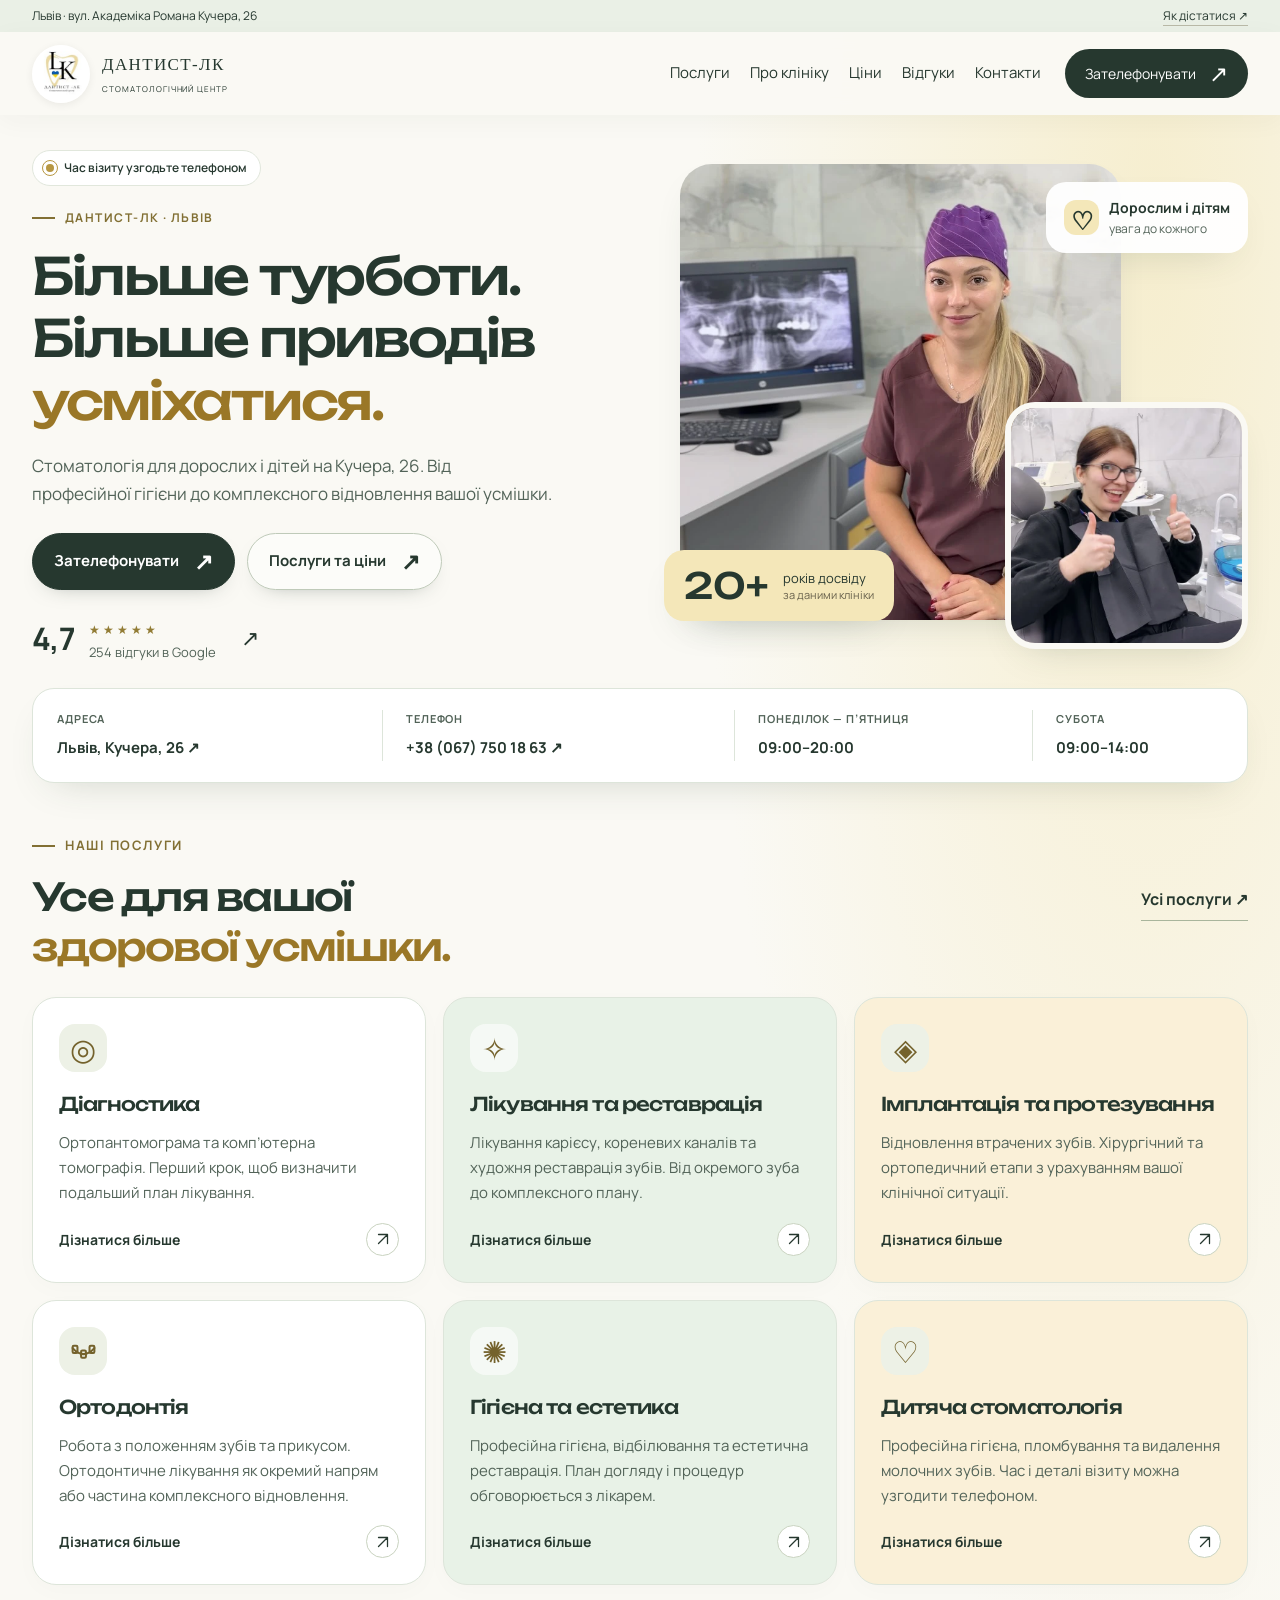
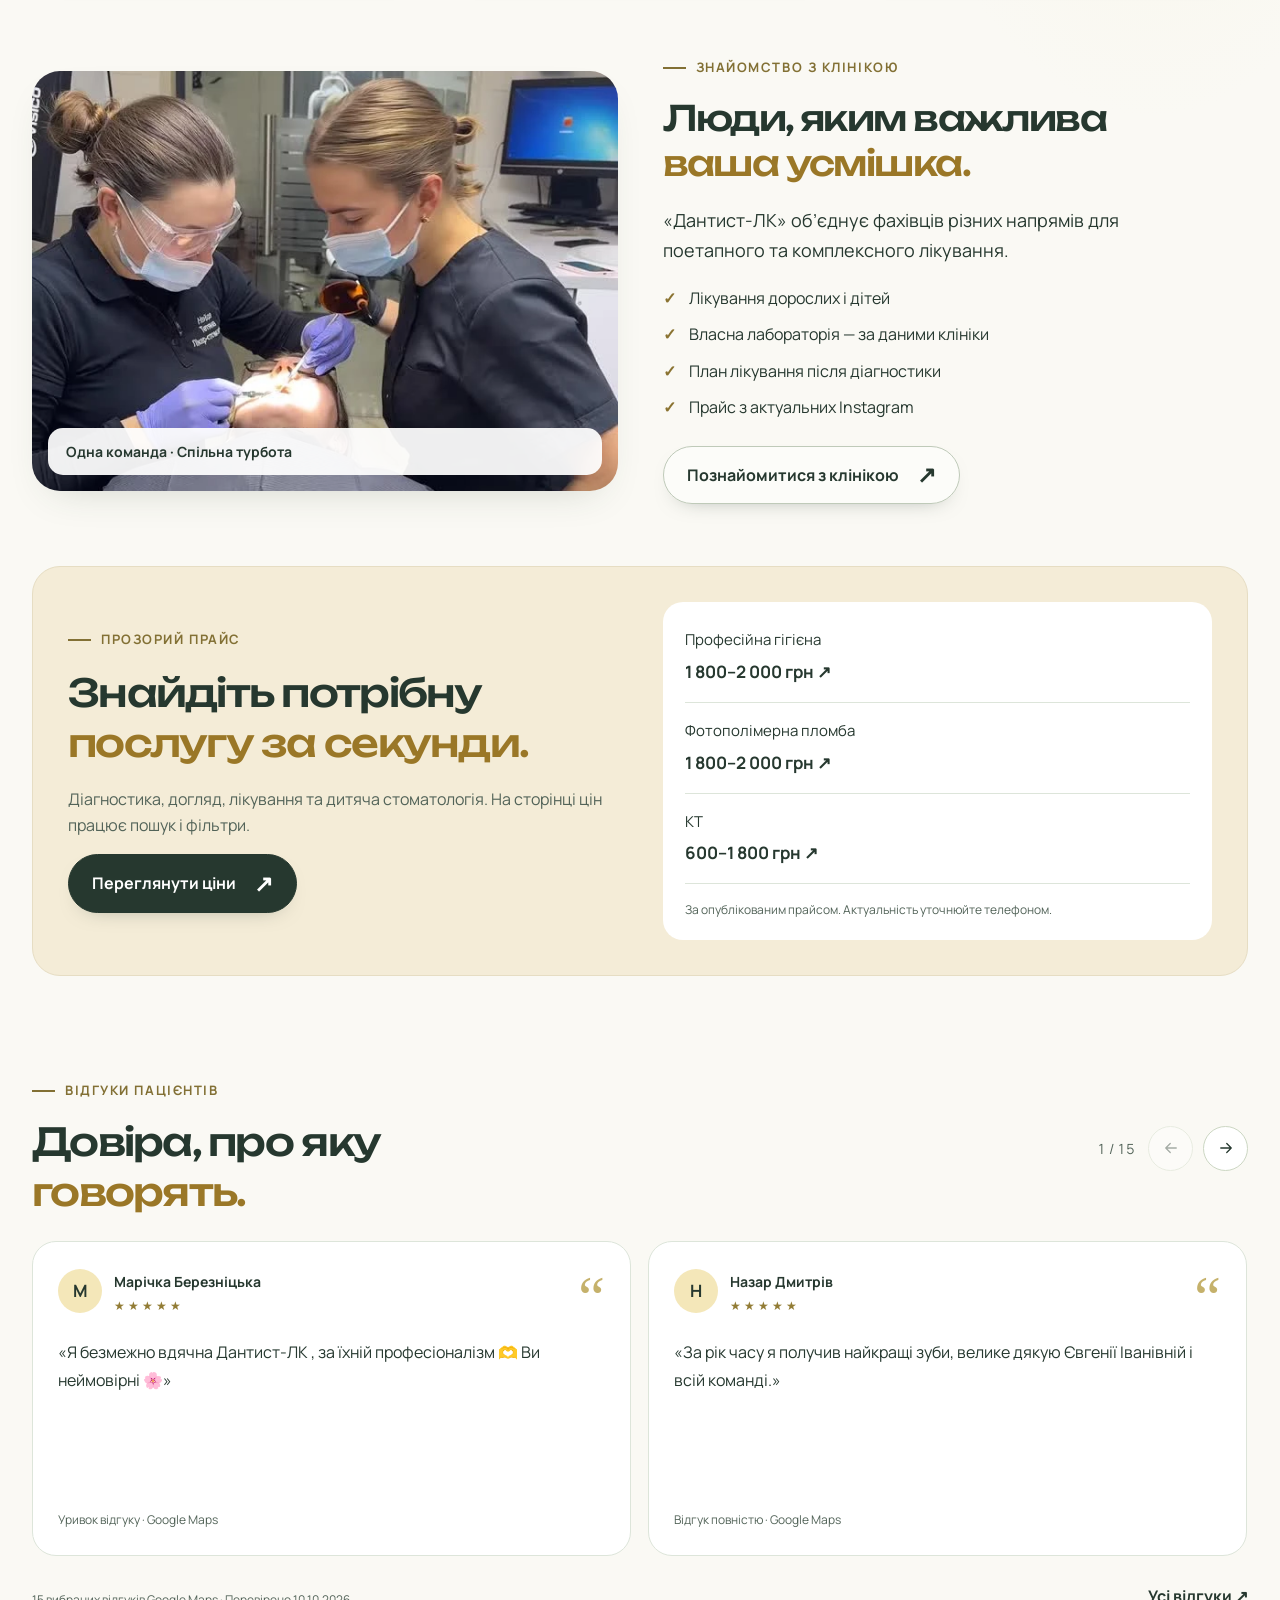
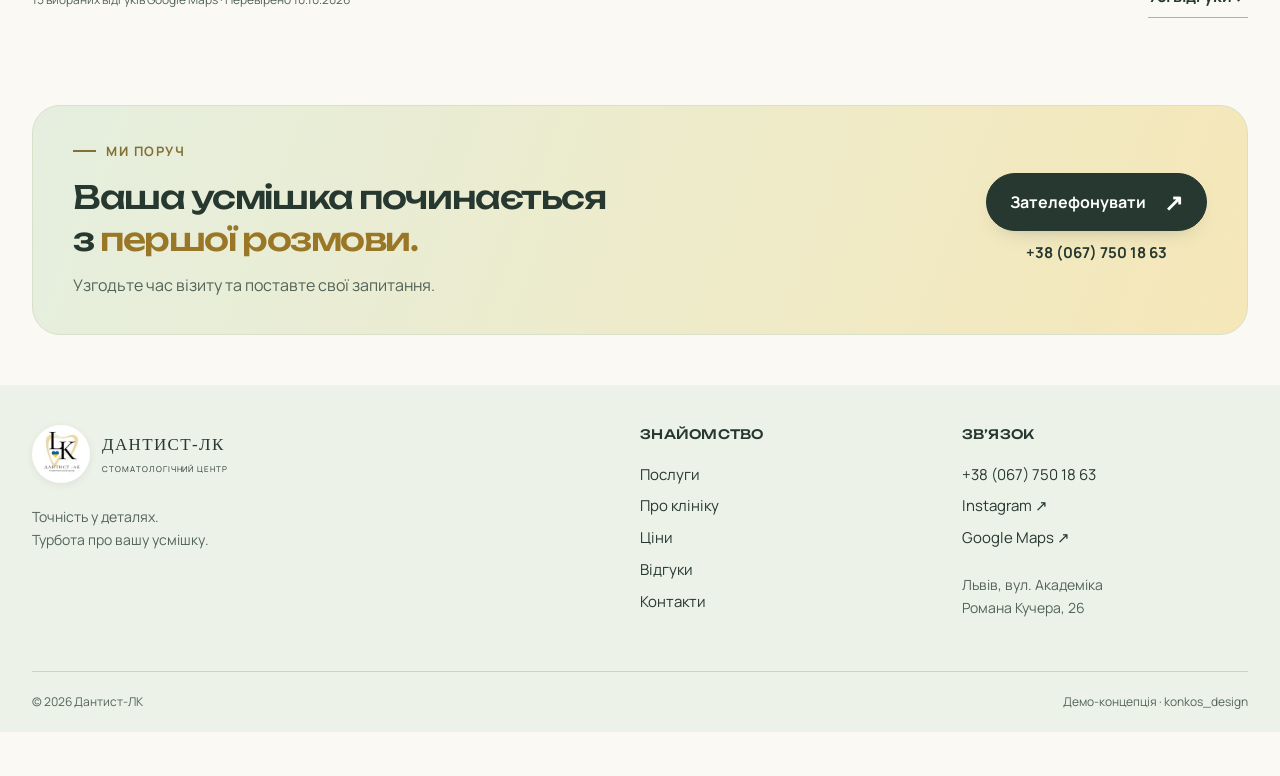
<file: index.html>
<!doctype html><html lang="uk"><head><meta charset="utf-8"><meta name="viewport" content="width=device-width,initial-scale=1"><meta name="robots" content="noindex, nofollow"><title>Головна | Дантист-ЛК · Львів</title><meta name="description" content="Стоматологічний центр Дантист-ЛК у Львові. Послуги, ціни, відгуки та контакти. Вул. Академіка Романа Кучера, 26."><meta property="og:title" content="Дантист-ЛК — стоматологія у Львові"><meta property="og:description" content="Турбота про усмішку починається з довіри. Познайомтеся з клінікою на Кучера, 26."><meta property="og:image" content="https://konkos-design.github.io/dantyst-lk/img/og-image.jpg"><meta property="og:image:width" content="1200"><meta property="og:image:height" content="630"><meta property="og:url" content="https://konkos-design.github.io/dantyst-lk/index.html"><meta property="og:type" content="website"><meta property="og:locale" content="uk_UA"><meta name="twitter:card" content="summary_large_image"><meta name="theme-color" content="#f8f7f2"><link rel="icon" href="img/logo.jpg"><link rel="stylesheet" href="css/style.css"><link rel="stylesheet" href="css/redesign.css"><script defer src="js/interactions.js"></script></head><body><div class="scroll-progress" aria-hidden="true"></div><a class="skip" href="#main">Перейти до вмісту</a><div class="topline"><div class="wrap"><span>Львів · вул. Академіка Романа Кучера, 26</span><a href="https://www.google.com/maps/place/?q=place_id:ChIJh5E14OPdOkcRaymkbIEBHJA" target="_blank" rel="noopener noreferrer">Як дістатися ↗</a></div></div><header class="header"><div class="wrap header-inner"><a class="brand" href="index.html" aria-label="Дантист-ЛК — головна"><img src="img/logo.jpg" width="64" height="64" alt="Логотип Дантист-ЛК"><span>ДАНТИСТ-ЛК<small>СТОМАТОЛОГІЧНИЙ ЦЕНТР</small></span></a><button class="menu-toggle" aria-controls="navigation" aria-expanded="false" aria-label="Відкрити меню"><span></span><span></span></button><nav id="navigation" aria-label="Головна навігація"><a href="poslugy.html">Послуги</a><a href="pro-kliniku.html">Про клініку</a><a href="tsiny.html">Ціни</a><a href="vidguky.html">Відгуки</a><a href="kontakty.html">Контакти</a></nav><a class="header-call" href="tel:+380677501863">Зателефонувати <span aria-hidden="true">↗</span></a></div></header><main id="main"><section class="hero wrap"><div class="hero-copy"><div class="status"><span class="status-dot"></span><span data-status>Пн–Пт 09:00–20:00 · Сб 09:00–14:00</span></div><div class="eyebrow">ДАНТИСТ-ЛК · ЛЬВІВ</div><h1>Більше турботи.<br>Більше приводів<br><em>усміхатися.</em></h1><p class="lead">Стоматологія для дорослих і дітей на Кучера, 26. Від професійної гігієни до комплексного відновлення вашої усмішки.</p><div class="hero-actions"><a class="button " href="tel:+380677501863">Зателефонувати<span aria-hidden="true">↗</span></a><a class="button outline" href="tsiny.html">Послуги та ціни<span aria-hidden="true">↗</span></a></div><a class="rating" href="https://www.google.com/maps/place/?q=place_id:ChIJh5E14OPdOkcRaymkbIEBHJA" target="_blank" rel="noopener noreferrer"><strong>4,7</strong><div><span class="stars">★★★★★</span><span>254 відгуки в Google</span></div><span class="rating-arrow">↗</span></a></div><div class="hero-visual"><div class="hero-photo-main"><img class="" src="img/team-color.webp" alt="Команда Дантист-ЛК у клініці" fetchpriority="high"></div><div class="hero-photo-secondary"><img class="" src="img/smile-color.webp" alt="Усмішка у стоматологічному кріслі" loading="lazy"></div><div class="float-chip"><span class="chip-icon">♡</span><div>Дорослим і дітям<small>увага до кожного</small></div></div><div class="float-experience"><strong><span data-count="20">20</span>+</strong><span>років досвіду<small>за даними клініки</small></span></div></div></section><section class="quick-info wrap"><a href="kontakty.html"><span>АДРЕСА</span><strong>Львів, Кучера, 26 ↗</strong></a><a href="tel:+380677501863"><span>ТЕЛЕФОН</span><strong>+38 (067) 750 18 63 ↗</strong></a><a href="kontakty.html"><span>ПОНЕДІЛОК — П’ЯТНИЦЯ</span><strong>09:00–20:00</strong></a><a href="kontakty.html"><span>СУБОТА</span><strong>09:00–14:00</strong></a></section><section class="section wrap"><div class="section-heading reveal"><div><div class="eyebrow">НАШІ ПОСЛУГИ</div><h2>Усе для вашої<br><em>здорової усмішки.</em></h2></div><a class="text-link" href="poslugy.html">Усі послуги ↗</a></div><div class="service-grid"><a class="service-card reveal" data-category="care" href="poslugy.html#diagnostyka"><span class="service-icon" aria-hidden="true">◎</span><h3>Діагностика</h3><p>Ортопантомограма та комп’ютерна томографія. Перший крок, щоб визначити подальший план лікування.</p><span class="service-foot">Дізнатися більше <span class="card-arrow" aria-hidden="true"><svg viewBox="0 0 24 24" fill="none" stroke="currentColor" stroke-width="1.7" stroke-linecap="round" stroke-linejoin="round" aria-hidden="true" focusable="false"><path d="M6 18 18 6M6 6h12v12"/></svg></span></span></a><a class="service-card reveal" data-category="care" href="poslugy.html#likuvannia"><span class="service-icon" aria-hidden="true">✧</span><h3>Лікування та реставрація</h3><p>Лікування карієсу, кореневих каналів та художня реставрація зубів. Від окремого зуба до комплексного плану.</p><span class="service-foot">Дізнатися більше <span class="card-arrow" aria-hidden="true"><svg viewBox="0 0 24 24" fill="none" stroke="currentColor" stroke-width="1.7" stroke-linecap="round" stroke-linejoin="round" aria-hidden="true" focusable="false"><path d="M6 18 18 6M6 6h12v12"/></svg></span></span></a><a class="service-card reveal" data-category="restore" href="poslugy.html#implantatsiia"><span class="service-icon" aria-hidden="true">◈</span><h3>Імплантація та протезування</h3><p>Відновлення втрачених зубів. Хірургічний та ортопедичний етапи з урахуванням вашої клінічної ситуації.</p><span class="service-foot">Дізнатися більше <span class="card-arrow" aria-hidden="true"><svg viewBox="0 0 24 24" fill="none" stroke="currentColor" stroke-width="1.7" stroke-linecap="round" stroke-linejoin="round" aria-hidden="true" focusable="false"><path d="M6 18 18 6M6 6h12v12"/></svg></span></span></a><a class="service-card reveal" data-category="restore" href="poslugy.html#ortodontiia"><span class="service-icon" aria-hidden="true"><svg viewBox="0 0 24 24" fill="none" stroke="currentColor" stroke-width="1.7" stroke-linecap="round" stroke-linejoin="round" aria-hidden="true" focusable="false"><path d="M3 10q9 10 18 0"/><rect x="3" y="8" width="4" height="6" rx="1"/><rect x="10" y="12" width="4" height="6" rx="1"/><rect x="17" y="8" width="4" height="6" rx="1"/></svg></span><h3>Ортодонтія</h3><p>Робота з положенням зубів та прикусом. Ортодонтичне лікування як окремий напрям або частина комплексного відновлення.</p><span class="service-foot">Дізнатися більше <span class="card-arrow" aria-hidden="true"><svg viewBox="0 0 24 24" fill="none" stroke="currentColor" stroke-width="1.7" stroke-linecap="round" stroke-linejoin="round" aria-hidden="true" focusable="false"><path d="M6 18 18 6M6 6h12v12"/></svg></span></span></a><a class="service-card reveal" data-category="beauty" href="poslugy.html#hihiiena"><span class="service-icon" aria-hidden="true">✺</span><h3>Гігієна та естетика</h3><p>Професійна гігієна, відбілювання та естетична реставрація. План догляду і процедур обговорюється з лікарем.</p><span class="service-foot">Дізнатися більше <span class="card-arrow" aria-hidden="true"><svg viewBox="0 0 24 24" fill="none" stroke="currentColor" stroke-width="1.7" stroke-linecap="round" stroke-linejoin="round" aria-hidden="true" focusable="false"><path d="M6 18 18 6M6 6h12v12"/></svg></span></span></a><a class="service-card reveal" data-category="kids" href="poslugy.html#dytiacha"><span class="service-icon" aria-hidden="true">♡</span><h3>Дитяча стоматологія</h3><p>Професійна гігієна, пломбування та видалення молочних зубів. Час і деталі візиту можна узгодити телефоном.</p><span class="service-foot">Дізнатися більше <span class="card-arrow" aria-hidden="true"><svg viewBox="0 0 24 24" fill="none" stroke="currentColor" stroke-width="1.7" stroke-linecap="round" stroke-linejoin="round" aria-hidden="true" focusable="false"><path d="M6 18 18 6M6 6h12v12"/></svg></span></span></a></div></section><section class="about-teaser wrap"><div class="about-photo reveal"><img class="" src="img/work-color.webp" alt="Лікарка та асистентка за роботою" loading="lazy"><span class="photo-badge">Одна команда · Спільна турбота</span></div><div class="about-copy reveal"><div class="eyebrow">ЗНАЙОМСТВО З КЛІНІКОЮ</div><h2>Люди, яким важлива<br><em>ваша усмішка.</em></h2><p class="lead">«Дантист-ЛК» об’єднує фахівців різних напрямів для поетапного та комплексного лікування.</p><ul class="benefits"><li>Лікування дорослих і дітей</li><li>Власна лабораторія — за даними клініки</li><li>План лікування після діагностики</li><li>Прайс з актуальних Instagram</li></ul><a class="button outline" href="pro-kliniku.html">Познайомитися з клінікою<span aria-hidden="true">↗</span></a></div></section><section class="section wrap"><div class="price-teaser reveal"><div><div class="eyebrow">ПРОЗОРИЙ ПРАЙС</div><h2>Знайдіть потрібну<br><em>послугу за секунди.</em></h2><p>Діагностика, догляд, лікування та дитяча стоматологія. На сторінці цін працює пошук і фільтри.</p><a class="button " href="tsiny.html">Переглянути ціни<span aria-hidden="true">↗</span></a></div><div class="mini-prices"><a href="tsiny.html?search=гігієна"><span>Професійна гігієна</span><strong>1 800–2 000 грн ↗</strong></a><a href="tsiny.html?search=пломба"><span>Фотополімерна пломба</span><strong>1 800–2 000 грн ↗</strong></a><a href="tsiny.html?search=КТ"><span>КТ</span><strong>600–1 800 грн ↗</strong></a><small>За опублікованим прайсом. Актуальність уточнюйте телефоном.</small></div></div></section><section class="section wrap"><div class="section-heading reveal"><div><div class="eyebrow">ВІДГУКИ ПАЦІЄНТІВ</div><h2>Довіра, про яку<br><em>говорять.</em></h2></div><div class="rail-controls"><span class="rail-position" aria-live="polite">1 / 15</span><button type="button" data-rail="prev" aria-label="Попередній відгук"><svg viewBox="0 0 24 24" fill="none" stroke="currentColor" stroke-width="1.7" stroke-linecap="round" stroke-linejoin="round" aria-hidden="true" focusable="false"><path d="M19 12H5m6-6-6 6 6 6"/></svg></button><button type="button" data-rail="next" aria-label="Наступний відгук"><svg viewBox="0 0 24 24" fill="none" stroke="currentColor" stroke-width="1.7" stroke-linecap="round" stroke-linejoin="round" aria-hidden="true" focusable="false"><path d="M5 12h14m-6-6 6 6-6 6"/></svg></button></div></div><div class="reviews review-rail" id="reviews-list"><article class="review"><div class="review-top"><span class="avatar">М</span><div><strong>Марічка Березніцька</strong><div class="stars" aria-label="5 із 5">★★★★★</div></div><span class="quote" aria-hidden="true">“</span></div><blockquote>«Я безмежно вдячна Дантист-ЛК , за їхній професіоналізм 🫶 Ви неймовірні 🌸»</blockquote><small>Уривок відгуку · Google Maps</small></article><article class="review"><div class="review-top"><span class="avatar">Н</span><div><strong>Назар Дмитрів</strong><div class="stars" aria-label="5 із 5">★★★★★</div></div><span class="quote" aria-hidden="true">“</span></div><blockquote>«За рік часу я получив найкращі зуби, велике дякую Євгенії Іванівній і всій команді.»</blockquote><small>Відгук повністю · Google Maps</small></article><article class="review"><div class="review-top"><span class="avatar">А</span><div><strong>Анастасія Тананайська</strong><div class="stars" aria-label="5 із 5">★★★★★</div></div><span class="quote" aria-hidden="true">“</span></div><blockquote>«Дуже гарна клініка, фахівці – професіонали у своїй справі. Приємні враження від надання послуг і сервісу, а також від швидкості й якості в обслуговуванні. Ви круті❤️»</blockquote><small>Відгук повністю · Google Maps</small></article><article class="review"><div class="review-top"><span class="avatar">M</span><div><strong>Maria Кulhavets</strong><div class="stars" aria-label="5 із 5">★★★★★</div></div><span class="quote" aria-hidden="true">“</span></div><blockquote>«Чудова клініка і дуже професійні спеціалісти! Найважчі випадки  для вас - це легко!!! Працюють з найкращими імплантологічними системами Straumann з пожиттєвою гарантією.»</blockquote><small>Уривок відгуку · Google Maps</small></article><article class="review"><div class="review-top"><span class="avatar">И</span><div><strong>Ия Смачная</strong><div class="stars" aria-label="5 із 5">★★★★★</div></div><span class="quote" aria-hidden="true">“</span></div><blockquote>«Величезне дякую стоматологічному центру «Дантист - ЛК» у Львові за мою усмішку! Висловлюю щиру вдячність Лесі Володимирівні Кузь та Василю Михайловичу Мандруку за їхні золоті руки та повне розуміння. Також хочеться відзначити всю команду центру, яка бере участь у лікуванні та обслуговуванні пацієнтів.»</blockquote><small>Уривок відгуку · Google Maps</small></article><article class="review"><div class="review-top"><span class="avatar">M</span><div><strong>Mariia Koval</strong><div class="stars" aria-label="5 із 5">★★★★★</div></div><span class="quote" aria-hidden="true">“</span></div><blockquote>«Неймовірно задоволена результатом реставрації зубів у цій клініці! 😍 Усмішка виглядає просто бездоганно і природно. Сама клініка вражає своїм рівнем: тут є все необхідне сучасне обладнання, навіть власна лабораторія та якісна діагностика (можна одразу на місці зробити 3D-знімок/КТ зубів, що значно економить час).»</blockquote><small>Уривок відгуку · Google Maps</small></article><article class="review"><div class="review-top"><span class="avatar">Д</span><div><strong>Дмитрий Федяй</strong><div class="stars" aria-label="5 із 5">★★★★★</div></div><span class="quote" aria-hidden="true">“</span></div><blockquote>«Найкраща клініка в якій я був. Ставлення до клієнтів відмінне, лікарі професійні, привітні. Рекомендую не пожаліти!!!»</blockquote><small>Відгук · Google Maps</small></article><article class="review"><div class="review-top"><span class="avatar">М</span><div><strong>Марія Куземська</strong><div class="stars" aria-label="5 із 5">★★★★★</div></div><span class="quote" aria-hidden="true">“</span></div><blockquote>«Добрий день)
Вкотре хочу подякувати лікарю-стоматологу Мандруку В.М.та всій команді клініки за професійність,уважність,чуйність та бажання допомогти!
Щиро рекомендую🥰»</blockquote><small>Уривок відгуку · Google Maps</small></article><article class="review"><div class="review-top"><span class="avatar">L</span><div><strong>Llosh</strong><div class="stars" aria-label="5 із 5">★★★★★</div></div><span class="quote" aria-hidden="true">“</span></div><blockquote>«Клініка супер!!!
Дякую всім лікарям за турботу та професіоналізм»</blockquote><small>Відгук · Google Maps</small></article><article class="review"><div class="review-top"><span class="avatar">T</span><div><strong>Tetiana Bundyra</strong><div class="stars" aria-label="5 із 5">★★★★★</div></div><span class="quote" aria-hidden="true">“</span></div><blockquote>«Найкраща клініка стоматології у Львові! Відвідуємо всією сімʼєю вже багато років. І найкрасивіша усмішка завдяки вашим лікарям 🤍»</blockquote><small>Уривок відгуку · Google Maps</small></article><article class="review"><div class="review-top"><span class="avatar">Г</span><div><strong>Галя Ковальчук</strong><div class="stars" aria-label="5 із 5">★★★★★</div></div><span class="quote" aria-hidden="true">“</span></div><blockquote>«Найкраща клініка, найкращі спеціалісти. Особлива подяка Кузь Лесі Володимирівній, людина на своєму місці. Гарно організувала свою команду професіоналів. Рекомендую ЛК Дантист усім.»</blockquote><small>Відгук · Google Maps</small></article><article class="review"><div class="review-top"><span class="avatar">N</span><div><strong>Nastya Antoschuk</strong><div class="stars" aria-label="5 із 5">★★★★★</div></div><span class="quote" aria-hidden="true">“</span></div><blockquote>«Найкраща клініка і умови для хірургічного лікування!»</blockquote><small>Відгук · Google Maps</small></article><article class="review"><div class="review-top"><span class="avatar">К</span><div><strong>Катя Добровольська</strong><div class="stars" aria-label="5 із 5">★★★★★</div></div><span class="quote" aria-hidden="true">“</span></div><blockquote>«Залишилася дуже задоволена візитом. Лікарі дуже привітні та професіонали. Навіть проконсультував пародонт,  хоч запис був розписаний. Рекомендую!!!»</blockquote><small>Відгук · Google Maps</small></article><article class="review"><div class="review-top"><span class="avatar">Е</span><div><strong>Елена Петрова</strong><div class="stars" aria-label="5 із 5">★★★★★</div></div><span class="quote" aria-hidden="true">“</span></div><blockquote>«Найкраща клініка у Львові! Настільки все швидко, сучасно, приємно, доступно! Велике дякую! Будьте здорові 🙏🏼»</blockquote><small>Уривок відгуку · Google Maps</small></article><article class="review"><div class="review-top"><span class="avatar">В</span><div><strong>Вікторія Боднарчук</strong><div class="stars" aria-label="5 із 5">★★★★★</div></div><span class="quote" aria-hidden="true">“</span></div><blockquote>«Хочу подякувати Лесі Володимирівній та Марії Василівній за індивідуальний підхід, людяність та професіоналізм🧡 з вами лікування проходить легко та без болю. Щира рекомендація 🫶🏼»</blockquote><small>Уривок відгуку · Google Maps</small></article></div><div class="review-bottom"><p class="source-note">15 вибраних відгуків Google Maps · Перевірено 10.10.2026</p><a class="text-link" href="vidguky.html">Усі відгуки ↗</a></div></section><section class="cta wrap reveal"><div><div class="eyebrow">МИ ПОРУЧ</div><h2>Ваша усмішка починається<br>з <em>першої розмови.</em></h2><p>Узгодьте час візиту та поставте свої запитання.</p></div><div><a class="button " href="tel:+380677501863">Зателефонувати<span aria-hidden="true">↗</span></a><a class="cta-phone" href="tel:+380677501863">+38 (067) 750 18 63</a></div></section></main><footer><div class="wrap footer-grid"><div><a class="brand" href="index.html"><img src="img/logo.jpg" width="64" height="64" alt="Дантист-ЛК"><span>ДАНТИСТ-ЛК<small>СТОМАТОЛОГІЧНИЙ ЦЕНТР</small></span></a><p>Точність у деталях.<br>Турбота про вашу усмішку.</p></div><div><h3>Знайомство</h3><a href="poslugy.html">Послуги</a><a href="pro-kliniku.html">Про клініку</a><a href="tsiny.html">Ціни</a><a href="vidguky.html">Відгуки</a><a href="kontakty.html">Контакти</a></div><div><h3>Зв’язок</h3><a href="tel:+380677501863">+38 (067) 750 18 63</a><a href="https://www.instagram.com/dentistlk/" target="_blank" rel="noopener noreferrer">Instagram ↗</a><a href="https://www.google.com/maps/place/?q=place_id:ChIJh5E14OPdOkcRaymkbIEBHJA" target="_blank" rel="noopener noreferrer">Google Maps ↗</a><p>Львів, вул. Академіка<br>Романа Кучера, 26</p></div></div><div class="wrap footer-bottom"><span>© 2026 Дантист-ЛК</span><span>Демо-концепція · konkos_design</span></div></footer><button class="back-top" aria-label="Повернутися нагору"><svg viewBox="0 0 24 24" fill="none" stroke="currentColor" stroke-width="1.7" stroke-linecap="round" stroke-linejoin="round" aria-hidden="true" focusable="false"><path d="M12 19V5m-6 6 6-6 6 6"/></svg></button><dialog class="lightbox"><button class="lightbox-close" aria-label="Закрити фото"><svg viewBox="0 0 24 24" fill="none" stroke="currentColor" stroke-width="1.7" stroke-linecap="round" stroke-linejoin="round" aria-hidden="true" focusable="false"><path d="m6 6 12 12M18 6 6 18"/></svg></button><img alt=""><p></p></dialog><a class="mobile-call" href="tel:+380677501863">Зателефонувати до клініки ↗</a></body></html>
</file>
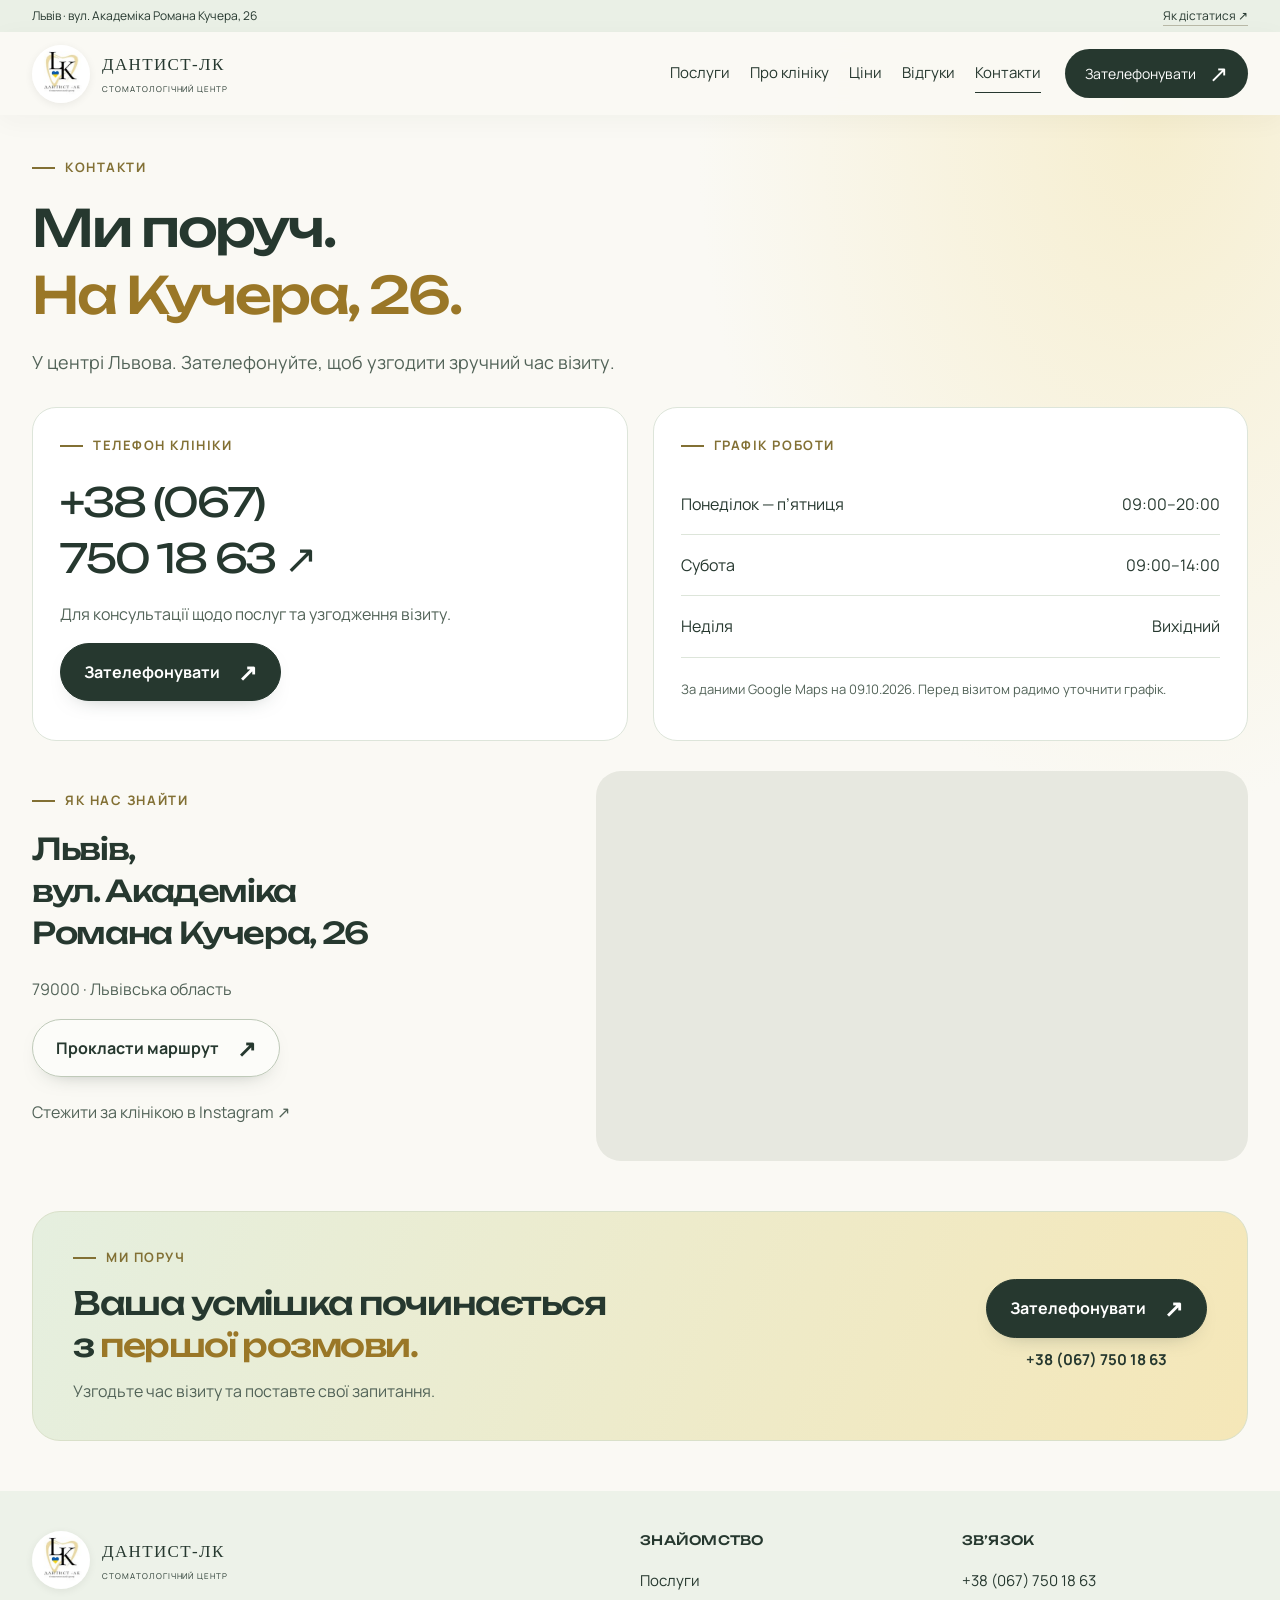
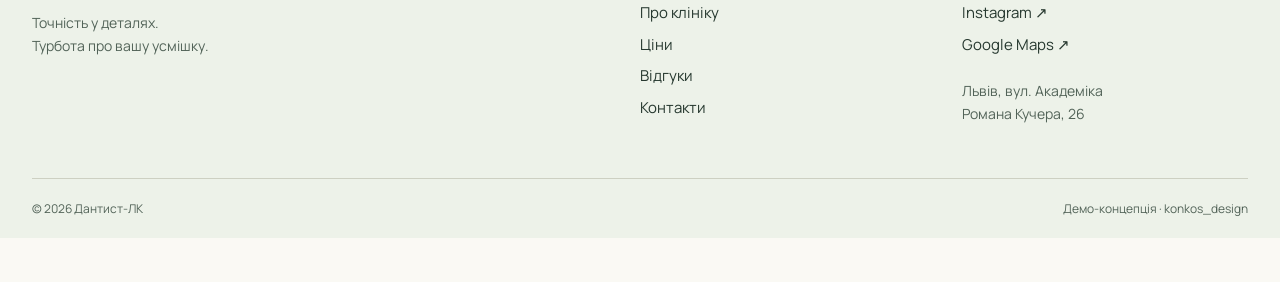
<file: kontakty.html>
<!doctype html><html lang="uk"><head><meta charset="utf-8"><meta name="viewport" content="width=device-width,initial-scale=1"><meta name="robots" content="noindex, nofollow"><title>Контакти | Дантист-ЛК · Львів</title><meta name="description" content="Стоматологічний центр Дантист-ЛК у Львові. Послуги, ціни, відгуки та контакти. Вул. Академіка Романа Кучера, 26."><meta property="og:title" content="Дантист-ЛК — стоматологія у Львові"><meta property="og:description" content="Турбота про усмішку починається з довіри. Познайомтеся з клінікою на Кучера, 26."><meta property="og:image" content="https://konkos-design.github.io/dantyst-lk/img/og-image.jpg"><meta property="og:image:width" content="1200"><meta property="og:image:height" content="630"><meta property="og:url" content="https://konkos-design.github.io/dantyst-lk/kontakty.html"><meta property="og:type" content="website"><meta property="og:locale" content="uk_UA"><meta name="twitter:card" content="summary_large_image"><meta name="theme-color" content="#f8f7f2"><link rel="icon" href="img/logo.jpg"><link rel="stylesheet" href="css/style.css"><link rel="stylesheet" href="css/redesign.css"><script defer src="js/interactions.js"></script></head><body><div class="scroll-progress" aria-hidden="true"></div><a class="skip" href="#main">Перейти до вмісту</a><div class="topline"><div class="wrap"><span>Львів · вул. Академіка Романа Кучера, 26</span><a href="https://www.google.com/maps/place/?q=place_id:ChIJh5E14OPdOkcRaymkbIEBHJA" target="_blank" rel="noopener noreferrer">Як дістатися ↗</a></div></div><header class="header"><div class="wrap header-inner"><a class="brand" href="index.html" aria-label="Дантист-ЛК — головна"><img src="img/logo.jpg" width="64" height="64" alt="Логотип Дантист-ЛК"><span>ДАНТИСТ-ЛК<small>СТОМАТОЛОГІЧНИЙ ЦЕНТР</small></span></a><button class="menu-toggle" aria-controls="navigation" aria-expanded="false" aria-label="Відкрити меню"><span></span><span></span></button><nav id="navigation" aria-label="Головна навігація"><a href="poslugy.html">Послуги</a><a href="pro-kliniku.html">Про клініку</a><a href="tsiny.html">Ціни</a><a href="vidguky.html">Відгуки</a><a href="kontakty.html" aria-current="page">Контакти</a></nav><a class="header-call" href="tel:+380677501863">Зателефонувати <span aria-hidden="true">↗</span></a></div></header><main id="main"><section class="page-intro wrap"><div class="eyebrow">КОНТАКТИ</div><h1>Ми поруч.<br><em>На Кучера, 26.</em></h1><p class="lead">У центрі Львова. Зателефонуйте, щоб узгодити зручний час візиту.</p></section><section class="wrap contact-grid"><div class="contact-block"><div class="eyebrow">ТЕЛЕФОН КЛІНІКИ</div><a class="large-phone" href="tel:+380677501863">+38 (067)<br>750 18 63 ↗</a><p>Для консультації щодо послуг та узгодження візиту.</p><a class="button " href="tel:+380677501863">Зателефонувати<span aria-hidden="true">↗</span></a></div><div class="contact-block"><div class="eyebrow">ГРАФІК РОБОТИ</div><dl class="hours"><div><dt>Понеділок — п’ятниця</dt><dd>09:00–20:00</dd></div><div><dt>Субота</dt><dd>09:00–14:00</dd></div><div><dt>Неділя</dt><dd>Вихідний</dd></div></dl><p class="source-note">За даними Google Maps на 09.10.2026. Перед візитом радимо уточнити графік.</p></div></section><section class="wrap location"><div><div class="eyebrow">ЯК НАС ЗНАЙТИ</div><h2>Львів,<br>вул. Академіка<br>Романа Кучера, 26</h2><p>79000 · Львівська область</p><a class="button outline" href="https://www.google.com/maps/place/?q=place_id:ChIJh5E14OPdOkcRaymkbIEBHJA">Прокласти маршрут<span aria-hidden="true">↗</span></a><p><a href="https://www.instagram.com/dentistlk/" target="_blank" rel="noopener noreferrer">Стежити за клінікою в Instagram ↗</a></p></div><iframe title="Розташування Дантист-ЛК на карті Львова" src="https://maps.google.com/maps?q=49.8438174,24.0171055&z=16&output=embed" loading="lazy" referrerpolicy="no-referrer-when-downgrade" allowfullscreen></iframe></section><section class="cta wrap reveal"><div><div class="eyebrow">МИ ПОРУЧ</div><h2>Ваша усмішка починається<br>з <em>першої розмови.</em></h2><p>Узгодьте час візиту та поставте свої запитання.</p></div><div><a class="button " href="tel:+380677501863">Зателефонувати<span aria-hidden="true">↗</span></a><a class="cta-phone" href="tel:+380677501863">+38 (067) 750 18 63</a></div></section></main><footer><div class="wrap footer-grid"><div><a class="brand" href="index.html"><img src="img/logo.jpg" width="64" height="64" alt="Дантист-ЛК"><span>ДАНТИСТ-ЛК<small>СТОМАТОЛОГІЧНИЙ ЦЕНТР</small></span></a><p>Точність у деталях.<br>Турбота про вашу усмішку.</p></div><div><h3>Знайомство</h3><a href="poslugy.html">Послуги</a><a href="pro-kliniku.html">Про клініку</a><a href="tsiny.html">Ціни</a><a href="vidguky.html">Відгуки</a><a href="kontakty.html" aria-current="page">Контакти</a></div><div><h3>Зв’язок</h3><a href="tel:+380677501863">+38 (067) 750 18 63</a><a href="https://www.instagram.com/dentistlk/" target="_blank" rel="noopener noreferrer">Instagram ↗</a><a href="https://www.google.com/maps/place/?q=place_id:ChIJh5E14OPdOkcRaymkbIEBHJA" target="_blank" rel="noopener noreferrer">Google Maps ↗</a><p>Львів, вул. Академіка<br>Романа Кучера, 26</p></div></div><div class="wrap footer-bottom"><span>© 2026 Дантист-ЛК</span><span>Демо-концепція · konkos_design</span></div></footer><button class="back-top" aria-label="Повернутися нагору"><svg viewBox="0 0 24 24" fill="none" stroke="currentColor" stroke-width="1.7" stroke-linecap="round" stroke-linejoin="round" aria-hidden="true" focusable="false"><path d="M12 19V5m-6 6 6-6 6 6"/></svg></button><dialog class="lightbox"><button class="lightbox-close" aria-label="Закрити фото"><svg viewBox="0 0 24 24" fill="none" stroke="currentColor" stroke-width="1.7" stroke-linecap="round" stroke-linejoin="round" aria-hidden="true" focusable="false"><path d="m6 6 12 12M18 6 6 18"/></svg></button><img alt=""><p></p></dialog><a class="mobile-call" href="tel:+380677501863">Зателефонувати до клініки ↗</a></body></html>
</file>
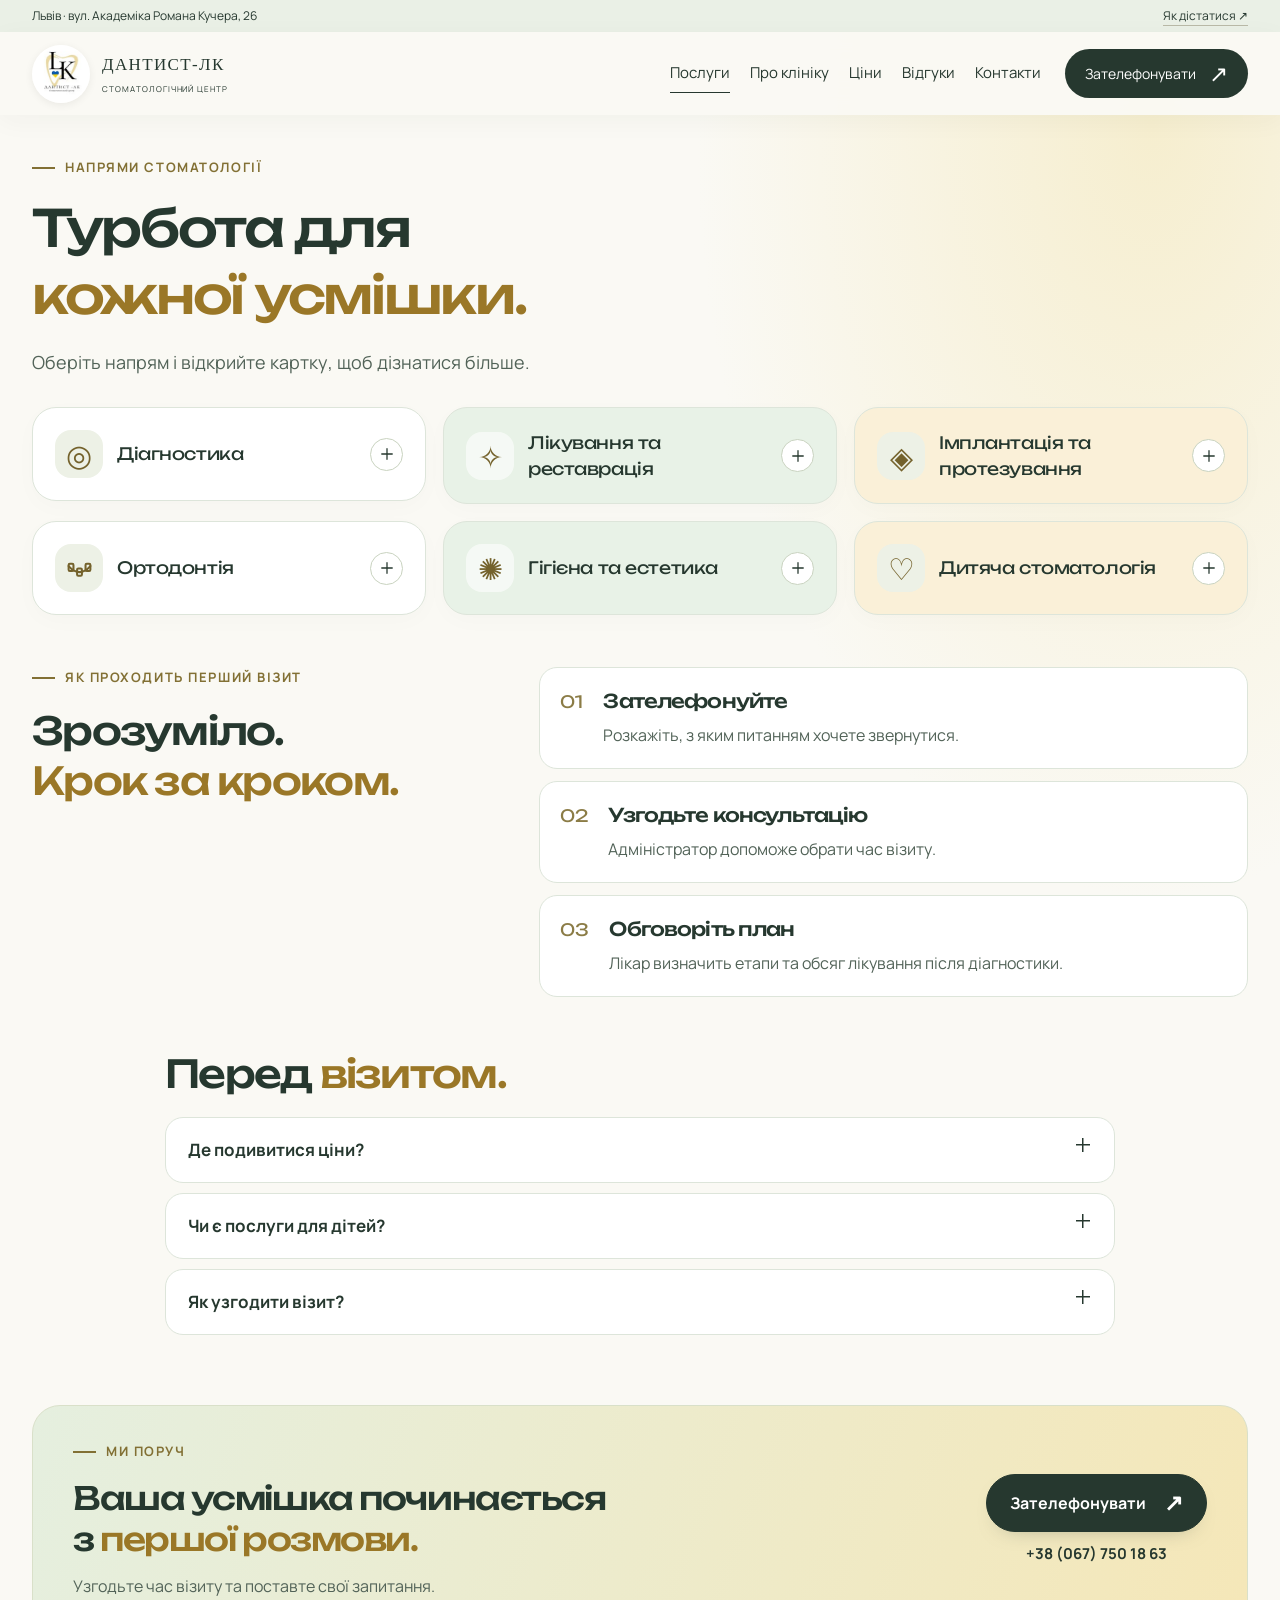
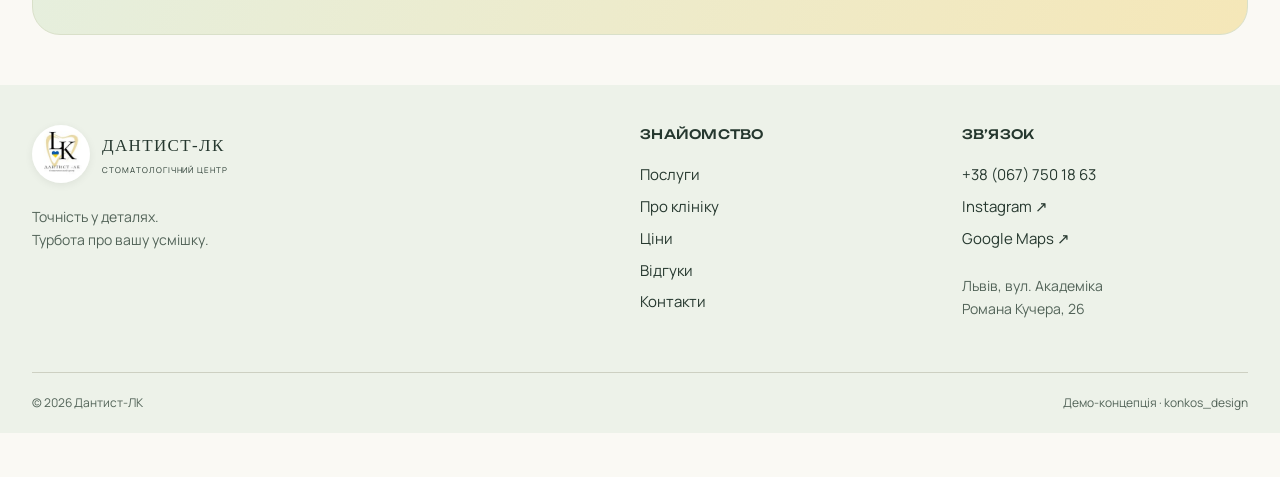
<file: poslugy.html>
<!doctype html><html lang="uk"><head><meta charset="utf-8"><meta name="viewport" content="width=device-width,initial-scale=1"><meta name="robots" content="noindex, nofollow"><title>Послуги | Дантист-ЛК · Львів</title><meta name="description" content="Стоматологічний центр Дантист-ЛК у Львові. Послуги, ціни, відгуки та контакти. Вул. Академіка Романа Кучера, 26."><meta property="og:title" content="Дантист-ЛК — стоматологія у Львові"><meta property="og:description" content="Турбота про усмішку починається з довіри. Познайомтеся з клінікою на Кучера, 26."><meta property="og:image" content="https://konkos-design.github.io/dantyst-lk/img/og-image.jpg"><meta property="og:image:width" content="1200"><meta property="og:image:height" content="630"><meta property="og:url" content="https://konkos-design.github.io/dantyst-lk/poslugy.html"><meta property="og:type" content="website"><meta property="og:locale" content="uk_UA"><meta name="twitter:card" content="summary_large_image"><meta name="theme-color" content="#f8f7f2"><link rel="icon" href="img/logo.jpg"><link rel="stylesheet" href="css/style.css"><link rel="stylesheet" href="css/redesign.css"><script defer src="js/interactions.js"></script></head><body><div class="scroll-progress" aria-hidden="true"></div><a class="skip" href="#main">Перейти до вмісту</a><div class="topline"><div class="wrap"><span>Львів · вул. Академіка Романа Кучера, 26</span><a href="https://www.google.com/maps/place/?q=place_id:ChIJh5E14OPdOkcRaymkbIEBHJA" target="_blank" rel="noopener noreferrer">Як дістатися ↗</a></div></div><header class="header"><div class="wrap header-inner"><a class="brand" href="index.html" aria-label="Дантист-ЛК — головна"><img src="img/logo.jpg" width="64" height="64" alt="Логотип Дантист-ЛК"><span>ДАНТИСТ-ЛК<small>СТОМАТОЛОГІЧНИЙ ЦЕНТР</small></span></a><button class="menu-toggle" aria-controls="navigation" aria-expanded="false" aria-label="Відкрити меню"><span></span><span></span></button><nav id="navigation" aria-label="Головна навігація"><a href="poslugy.html" aria-current="page">Послуги</a><a href="pro-kliniku.html">Про клініку</a><a href="tsiny.html">Ціни</a><a href="vidguky.html">Відгуки</a><a href="kontakty.html">Контакти</a></nav><a class="header-call" href="tel:+380677501863">Зателефонувати <span aria-hidden="true">↗</span></a></div></header><main id="main"><section class="page-intro wrap"><div class="eyebrow">НАПРЯМИ СТОМАТОЛОГІЇ</div><h1>Турбота для<br><em>кожної усмішки.</em></h1><p class="lead">Оберіть напрям і відкрийте картку, щоб дізнатися більше.</p></section><section class="wrap"><div class="service-grid"><details id="diagnostyka" class="service-card reveal" data-category="care"><summary><span class="service-icon" aria-hidden="true">◎</span><span class="service-name">Діагностика</span><span class="card-arrow" aria-hidden="true"><svg viewBox="0 0 24 24" fill="none" stroke="currentColor" stroke-width="1.7" stroke-linecap="round" stroke-linejoin="round" aria-hidden="true" focusable="false"><path d="M12 5v14M5 12h14"/></svg></span></summary><div class="service-content"><p>Ортопантомограма та комп’ютерна томографія. Перший крок, щоб визначити подальший план лікування.</p><a class="text-link" href="tsiny.html">Переглянути прайс →</a></div></details><details id="likuvannia" class="service-card reveal" data-category="care"><summary><span class="service-icon" aria-hidden="true">✧</span><span class="service-name">Лікування та реставрація</span><span class="card-arrow" aria-hidden="true"><svg viewBox="0 0 24 24" fill="none" stroke="currentColor" stroke-width="1.7" stroke-linecap="round" stroke-linejoin="round" aria-hidden="true" focusable="false"><path d="M12 5v14M5 12h14"/></svg></span></summary><div class="service-content"><p>Лікування карієсу, кореневих каналів та художня реставрація зубів. Від окремого зуба до комплексного плану.</p><a class="text-link" href="tsiny.html">Переглянути прайс →</a></div></details><details id="implantatsiia" class="service-card reveal" data-category="restore"><summary><span class="service-icon" aria-hidden="true">◈</span><span class="service-name">Імплантація та протезування</span><span class="card-arrow" aria-hidden="true"><svg viewBox="0 0 24 24" fill="none" stroke="currentColor" stroke-width="1.7" stroke-linecap="round" stroke-linejoin="round" aria-hidden="true" focusable="false"><path d="M12 5v14M5 12h14"/></svg></span></summary><div class="service-content"><p>Відновлення втрачених зубів. Хірургічний та ортопедичний етапи з урахуванням вашої клінічної ситуації.</p><a class="text-link" href="tsiny.html">Переглянути прайс →</a></div></details><details id="ortodontiia" class="service-card reveal" data-category="restore"><summary><span class="service-icon" aria-hidden="true"><svg viewBox="0 0 24 24" fill="none" stroke="currentColor" stroke-width="1.7" stroke-linecap="round" stroke-linejoin="round" aria-hidden="true" focusable="false"><path d="M3 10q9 10 18 0"/><rect x="3" y="8" width="4" height="6" rx="1"/><rect x="10" y="12" width="4" height="6" rx="1"/><rect x="17" y="8" width="4" height="6" rx="1"/></svg></span><span class="service-name">Ортодонтія</span><span class="card-arrow" aria-hidden="true"><svg viewBox="0 0 24 24" fill="none" stroke="currentColor" stroke-width="1.7" stroke-linecap="round" stroke-linejoin="round" aria-hidden="true" focusable="false"><path d="M12 5v14M5 12h14"/></svg></span></summary><div class="service-content"><p>Робота з положенням зубів та прикусом. Ортодонтичне лікування як окремий напрям або частина комплексного відновлення.</p><a class="text-link" href="tsiny.html">Переглянути прайс →</a></div></details><details id="hihiiena" class="service-card reveal" data-category="beauty"><summary><span class="service-icon" aria-hidden="true">✺</span><span class="service-name">Гігієна та естетика</span><span class="card-arrow" aria-hidden="true"><svg viewBox="0 0 24 24" fill="none" stroke="currentColor" stroke-width="1.7" stroke-linecap="round" stroke-linejoin="round" aria-hidden="true" focusable="false"><path d="M12 5v14M5 12h14"/></svg></span></summary><div class="service-content"><p>Професійна гігієна, відбілювання та естетична реставрація. План догляду і процедур обговорюється з лікарем.</p><a class="text-link" href="tsiny.html">Переглянути прайс →</a></div></details><details id="dytiacha" class="service-card reveal" data-category="kids"><summary><span class="service-icon" aria-hidden="true">♡</span><span class="service-name">Дитяча стоматологія</span><span class="card-arrow" aria-hidden="true"><svg viewBox="0 0 24 24" fill="none" stroke="currentColor" stroke-width="1.7" stroke-linecap="round" stroke-linejoin="round" aria-hidden="true" focusable="false"><path d="M12 5v14M5 12h14"/></svg></span></summary><div class="service-content"><p>Професійна гігієна, пломбування та видалення молочних зубів. Час і деталі візиту можна узгодити телефоном.</p><a class="text-link" href="tsiny.html">Переглянути прайс →</a></div></details></div></section><section class="section wrap visit-steps"><div><div class="eyebrow">ЯК ПРОХОДИТЬ ПЕРШИЙ ВІЗИТ</div><h2>Зрозуміло.<br><em>Крок за кроком.</em></h2></div><div class="steps"><article><span>01</span><div><h3>Зателефонуйте</h3><p>Розкажіть, з яким питанням хочете звернутися.</p></div></article><article><span>02</span><div><h3>Узгодьте консультацію</h3><p>Адміністратор допоможе обрати час візиту.</p></div></article><article><span>03</span><div><h3>Обговоріть план</h3><p>Лікар визначить етапи та обсяг лікування після діагностики.</p></div></article></div></section><section class="wrap faq"><h2>Перед <em>візитом.</em></h2><details><summary>Де подивитися ціни?</summary><p>В опублікованому <a href="tsiny.html">прайсі</a>. Остаточну вартість уточніть під час консультації.</p></details><details><summary>Чи є послуги для дітей?</summary><p>Так. У прайсі є дитяча гігієна, пломбування та видалення молочних зубів.</p></details><details><summary>Як узгодити візит?</summary><p>Зателефонуйте <a href="tel:+380677501863">+38 (067) 750 18 63</a>. Адреса і графік — у <a href="kontakty.html">контактах</a>.</p></details></section><section class="cta wrap reveal"><div><div class="eyebrow">МИ ПОРУЧ</div><h2>Ваша усмішка починається<br>з <em>першої розмови.</em></h2><p>Узгодьте час візиту та поставте свої запитання.</p></div><div><a class="button " href="tel:+380677501863">Зателефонувати<span aria-hidden="true">↗</span></a><a class="cta-phone" href="tel:+380677501863">+38 (067) 750 18 63</a></div></section></main><footer><div class="wrap footer-grid"><div><a class="brand" href="index.html"><img src="img/logo.jpg" width="64" height="64" alt="Дантист-ЛК"><span>ДАНТИСТ-ЛК<small>СТОМАТОЛОГІЧНИЙ ЦЕНТР</small></span></a><p>Точність у деталях.<br>Турбота про вашу усмішку.</p></div><div><h3>Знайомство</h3><a href="poslugy.html" aria-current="page">Послуги</a><a href="pro-kliniku.html">Про клініку</a><a href="tsiny.html">Ціни</a><a href="vidguky.html">Відгуки</a><a href="kontakty.html">Контакти</a></div><div><h3>Зв’язок</h3><a href="tel:+380677501863">+38 (067) 750 18 63</a><a href="https://www.instagram.com/dentistlk/" target="_blank" rel="noopener noreferrer">Instagram ↗</a><a href="https://www.google.com/maps/place/?q=place_id:ChIJh5E14OPdOkcRaymkbIEBHJA" target="_blank" rel="noopener noreferrer">Google Maps ↗</a><p>Львів, вул. Академіка<br>Романа Кучера, 26</p></div></div><div class="wrap footer-bottom"><span>© 2026 Дантист-ЛК</span><span>Демо-концепція · konkos_design</span></div></footer><button class="back-top" aria-label="Повернутися нагору"><svg viewBox="0 0 24 24" fill="none" stroke="currentColor" stroke-width="1.7" stroke-linecap="round" stroke-linejoin="round" aria-hidden="true" focusable="false"><path d="M12 19V5m-6 6 6-6 6 6"/></svg></button><dialog class="lightbox"><button class="lightbox-close" aria-label="Закрити фото"><svg viewBox="0 0 24 24" fill="none" stroke="currentColor" stroke-width="1.7" stroke-linecap="round" stroke-linejoin="round" aria-hidden="true" focusable="false"><path d="m6 6 12 12M18 6 6 18"/></svg></button><img alt=""><p></p></dialog><a class="mobile-call" href="tel:+380677501863">Зателефонувати до клініки ↗</a></body></html>
</file>
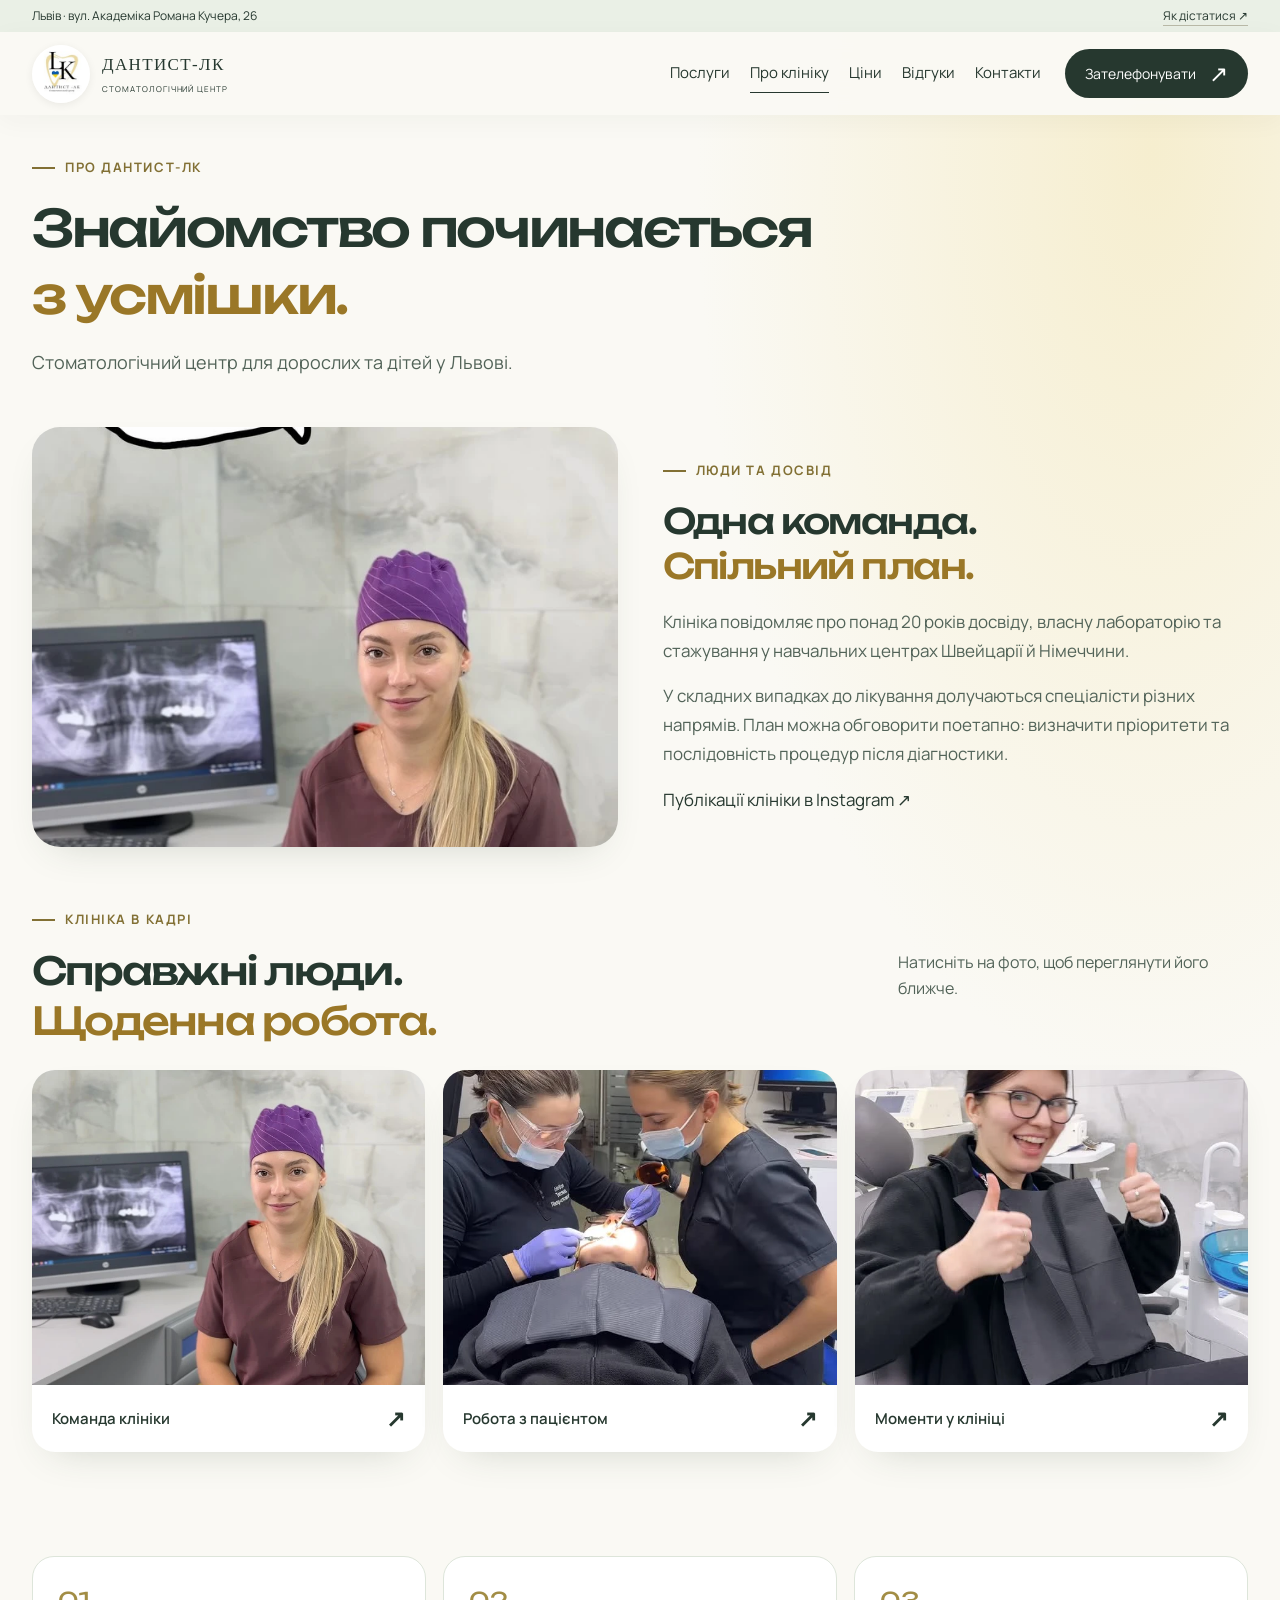
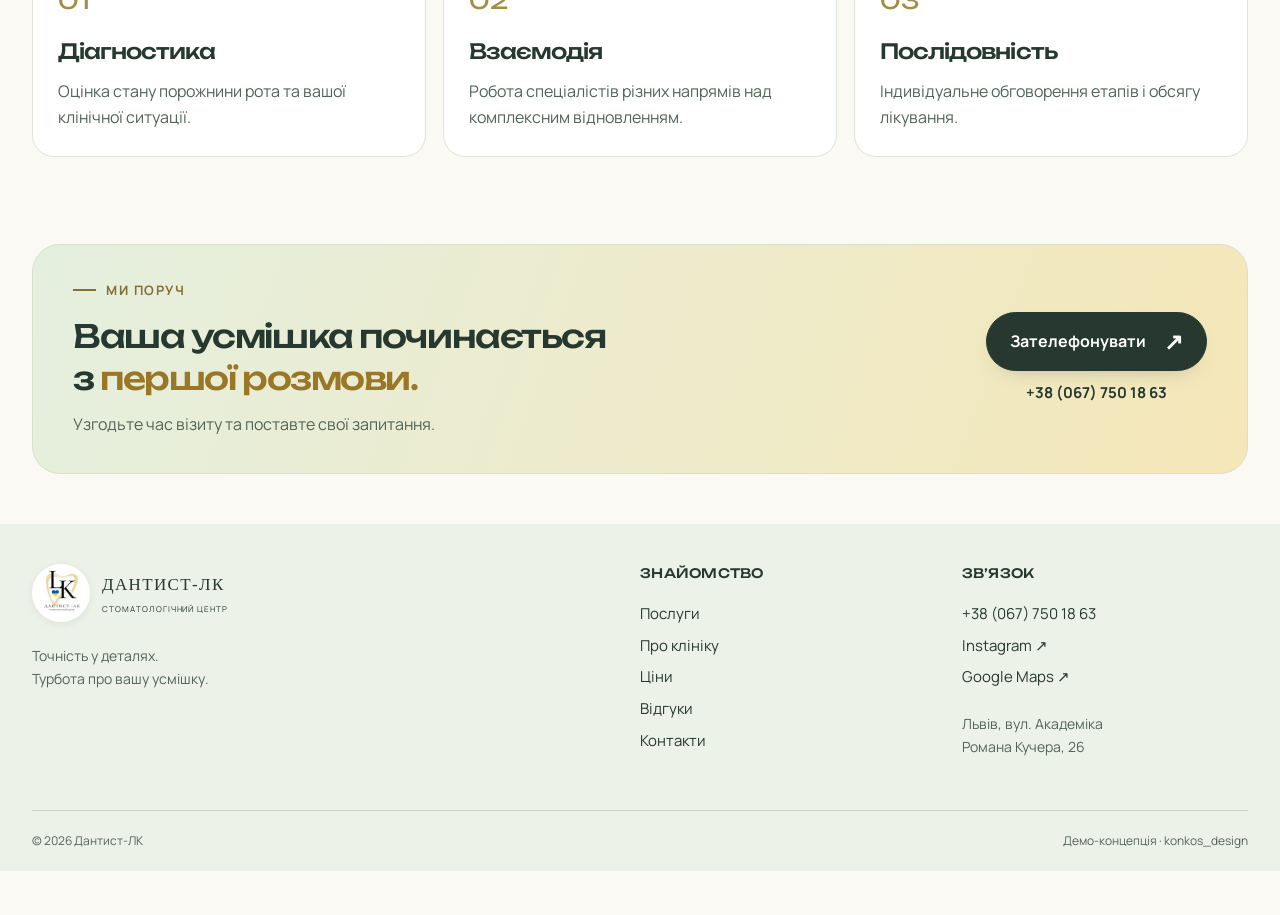
<file: pro-kliniku.html>
<!doctype html><html lang="uk"><head><meta charset="utf-8"><meta name="viewport" content="width=device-width,initial-scale=1"><meta name="robots" content="noindex, nofollow"><title>Про клініку | Дантист-ЛК · Львів</title><meta name="description" content="Стоматологічний центр Дантист-ЛК у Львові. Послуги, ціни, відгуки та контакти. Вул. Академіка Романа Кучера, 26."><meta property="og:title" content="Дантист-ЛК — стоматологія у Львові"><meta property="og:description" content="Турбота про усмішку починається з довіри. Познайомтеся з клінікою на Кучера, 26."><meta property="og:image" content="https://konkos-design.github.io/dantyst-lk/img/og-image.jpg"><meta property="og:image:width" content="1200"><meta property="og:image:height" content="630"><meta property="og:url" content="https://konkos-design.github.io/dantyst-lk/pro-kliniku.html"><meta property="og:type" content="website"><meta property="og:locale" content="uk_UA"><meta name="twitter:card" content="summary_large_image"><meta name="theme-color" content="#f8f7f2"><link rel="icon" href="img/logo.jpg"><link rel="stylesheet" href="css/style.css"><link rel="stylesheet" href="css/redesign.css"><script defer src="js/interactions.js"></script></head><body><div class="scroll-progress" aria-hidden="true"></div><a class="skip" href="#main">Перейти до вмісту</a><div class="topline"><div class="wrap"><span>Львів · вул. Академіка Романа Кучера, 26</span><a href="https://www.google.com/maps/place/?q=place_id:ChIJh5E14OPdOkcRaymkbIEBHJA" target="_blank" rel="noopener noreferrer">Як дістатися ↗</a></div></div><header class="header"><div class="wrap header-inner"><a class="brand" href="index.html" aria-label="Дантист-ЛК — головна"><img src="img/logo.jpg" width="64" height="64" alt="Логотип Дантист-ЛК"><span>ДАНТИСТ-ЛК<small>СТОМАТОЛОГІЧНИЙ ЦЕНТР</small></span></a><button class="menu-toggle" aria-controls="navigation" aria-expanded="false" aria-label="Відкрити меню"><span></span><span></span></button><nav id="navigation" aria-label="Головна навігація"><a href="poslugy.html">Послуги</a><a href="pro-kliniku.html" aria-current="page">Про клініку</a><a href="tsiny.html">Ціни</a><a href="vidguky.html">Відгуки</a><a href="kontakty.html">Контакти</a></nav><a class="header-call" href="tel:+380677501863">Зателефонувати <span aria-hidden="true">↗</span></a></div></header><main id="main"><section class="page-intro wrap"><div class="eyebrow">ПРО ДАНТИСТ-ЛК</div><h1>Знайомство починається<br><em>з усмішки.</em></h1><p class="lead">Стоматологічний центр для дорослих та дітей у Львові.</p></section><section class="wrap about-teaser"><div class="about-photo reveal"><img class="" src="img/team-color.webp" alt="Команда клініки Дантист-ЛК" loading="lazy"></div><div class="about-copy reveal"><div class="eyebrow">ЛЮДИ ТА ДОСВІД</div><h2>Одна команда.<br><em>Спільний план.</em></h2><p>Клініка повідомляє про понад 20 років досвіду, власну лабораторію та стажування у навчальних центрах Швейцарії й Німеччини.</p><p>У складних випадках до лікування долучаються спеціалісти різних напрямів. План можна обговорити поетапно: визначити пріоритети та послідовність процедур після діагностики.</p><a href="https://www.instagram.com/dentistlk/" target="_blank" rel="noopener noreferrer">Публікації клініки в Instagram ↗</a></div></section><section class="section wrap"><div class="section-heading"><div><div class="eyebrow">КЛІНІКА В КАДРІ</div><h2>Справжні люди.<br><em>Щоденна робота.</em></h2></div><p>Натисніть на фото, щоб переглянути його ближче.</p></div><div class="gallery-grid"><button class="gallery-item reveal" data-photo="img/team-color.webp" data-caption="Команда клініки" aria-label="Відкрити фото: Команда клініки"><img class="" src="img/team-color.webp" alt="Команда клініки" loading="lazy"><span>Команда клініки <b>↗</b></span></button><button class="gallery-item reveal" data-photo="img/work-color.webp" data-caption="Робота з пацієнтом" aria-label="Відкрити фото: Робота з пацієнтом"><img class="" src="img/work-color.webp" alt="Робота з пацієнтом" loading="lazy"><span>Робота з пацієнтом <b>↗</b></span></button><button class="gallery-item reveal" data-photo="img/smile-color.webp" data-caption="Моменти у клініці" aria-label="Відкрити фото: Моменти у клініці"><img class="" src="img/smile-color.webp" alt="Моменти у клініці" loading="lazy"><span>Моменти у клініці <b>↗</b></span></button></div></section><section class="section wrap"><div class="principles"><article class="reveal"><span>01</span><h3>Діагностика</h3><p>Оцінка стану порожнини рота та вашої клінічної ситуації.</p></article><article class="reveal"><span>02</span><h3>Взаємодія</h3><p>Робота спеціалістів різних напрямів над комплексним відновленням.</p></article><article class="reveal"><span>03</span><h3>Послідовність</h3><p>Індивідуальне обговорення етапів і обсягу лікування.</p></article></div></section><section class="cta wrap reveal"><div><div class="eyebrow">МИ ПОРУЧ</div><h2>Ваша усмішка починається<br>з <em>першої розмови.</em></h2><p>Узгодьте час візиту та поставте свої запитання.</p></div><div><a class="button " href="tel:+380677501863">Зателефонувати<span aria-hidden="true">↗</span></a><a class="cta-phone" href="tel:+380677501863">+38 (067) 750 18 63</a></div></section></main><footer><div class="wrap footer-grid"><div><a class="brand" href="index.html"><img src="img/logo.jpg" width="64" height="64" alt="Дантист-ЛК"><span>ДАНТИСТ-ЛК<small>СТОМАТОЛОГІЧНИЙ ЦЕНТР</small></span></a><p>Точність у деталях.<br>Турбота про вашу усмішку.</p></div><div><h3>Знайомство</h3><a href="poslugy.html">Послуги</a><a href="pro-kliniku.html" aria-current="page">Про клініку</a><a href="tsiny.html">Ціни</a><a href="vidguky.html">Відгуки</a><a href="kontakty.html">Контакти</a></div><div><h3>Зв’язок</h3><a href="tel:+380677501863">+38 (067) 750 18 63</a><a href="https://www.instagram.com/dentistlk/" target="_blank" rel="noopener noreferrer">Instagram ↗</a><a href="https://www.google.com/maps/place/?q=place_id:ChIJh5E14OPdOkcRaymkbIEBHJA" target="_blank" rel="noopener noreferrer">Google Maps ↗</a><p>Львів, вул. Академіка<br>Романа Кучера, 26</p></div></div><div class="wrap footer-bottom"><span>© 2026 Дантист-ЛК</span><span>Демо-концепція · konkos_design</span></div></footer><button class="back-top" aria-label="Повернутися нагору"><svg viewBox="0 0 24 24" fill="none" stroke="currentColor" stroke-width="1.7" stroke-linecap="round" stroke-linejoin="round" aria-hidden="true" focusable="false"><path d="M12 19V5m-6 6 6-6 6 6"/></svg></button><dialog class="lightbox"><button class="lightbox-close" aria-label="Закрити фото"><svg viewBox="0 0 24 24" fill="none" stroke="currentColor" stroke-width="1.7" stroke-linecap="round" stroke-linejoin="round" aria-hidden="true" focusable="false"><path d="m6 6 12 12M18 6 6 18"/></svg></button><img alt=""><p></p></dialog><a class="mobile-call" href="tel:+380677501863">Зателефонувати до клініки ↗</a></body></html>
</file>
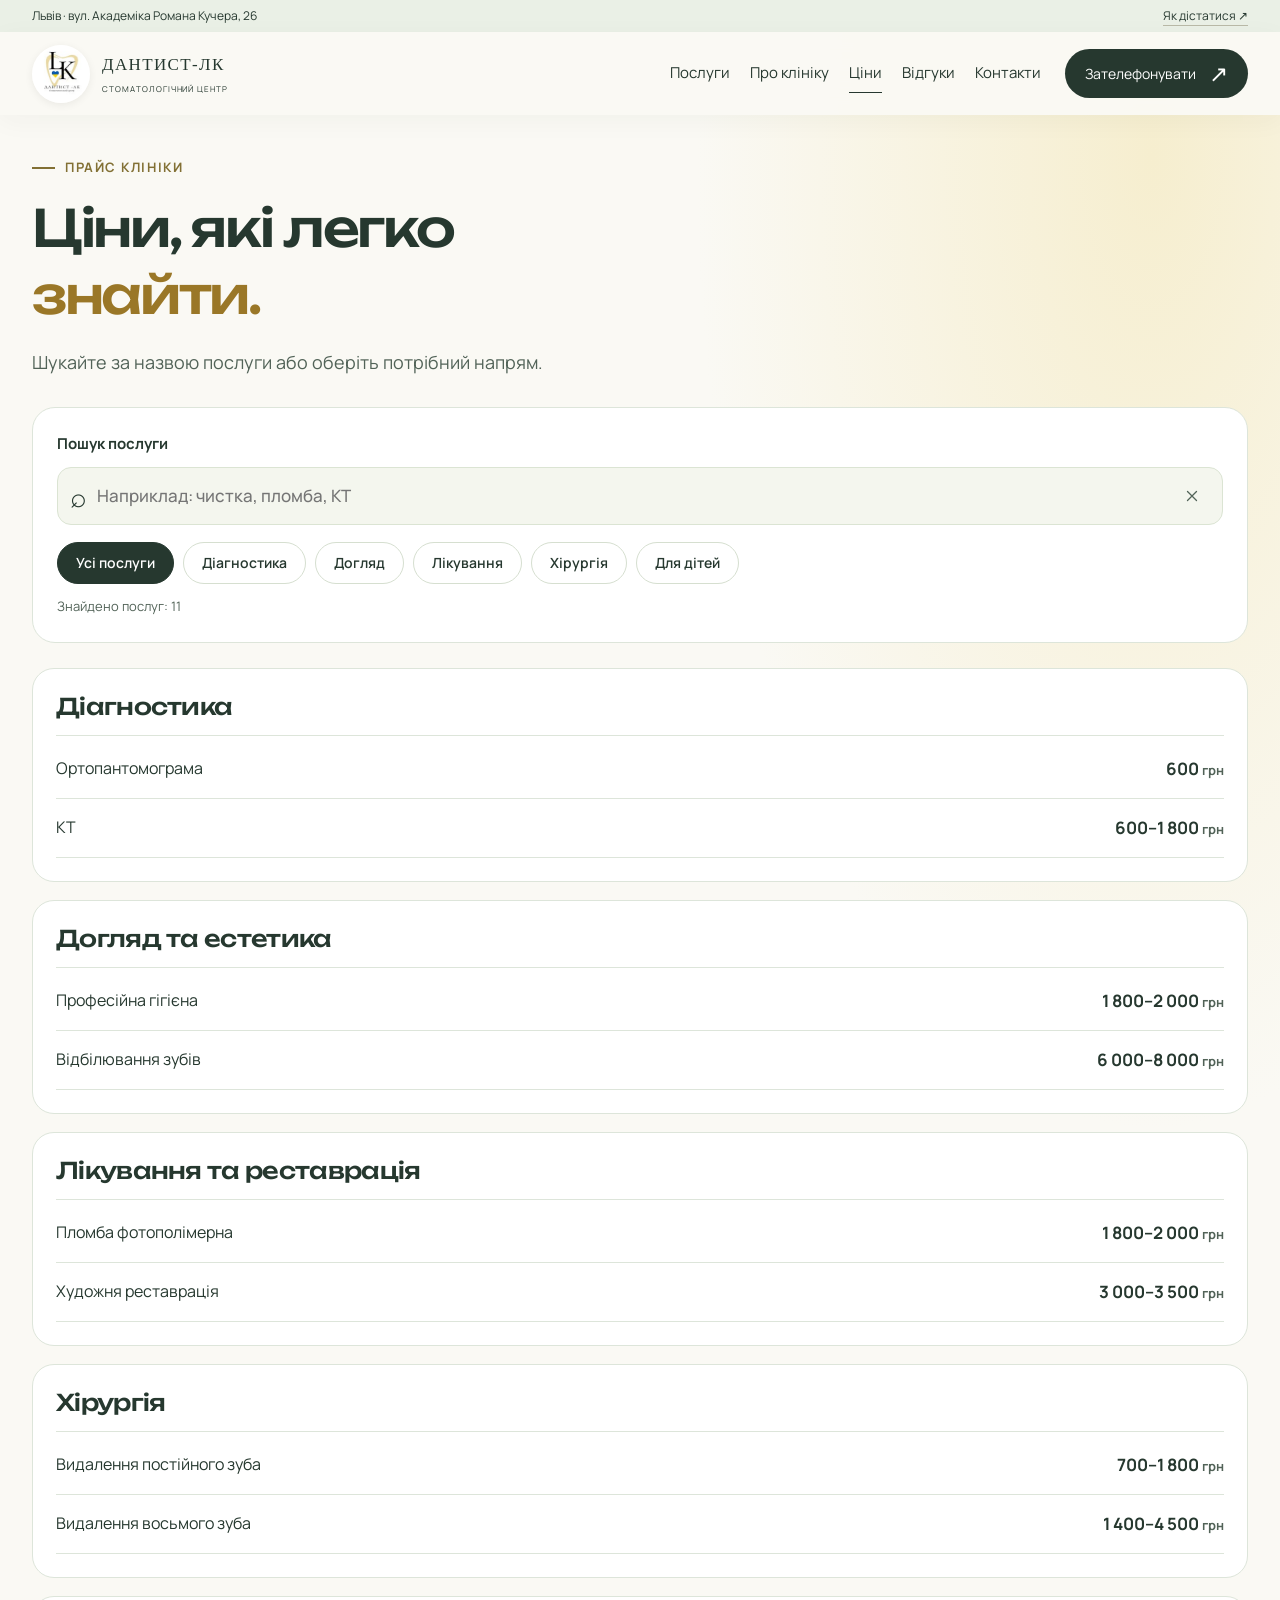
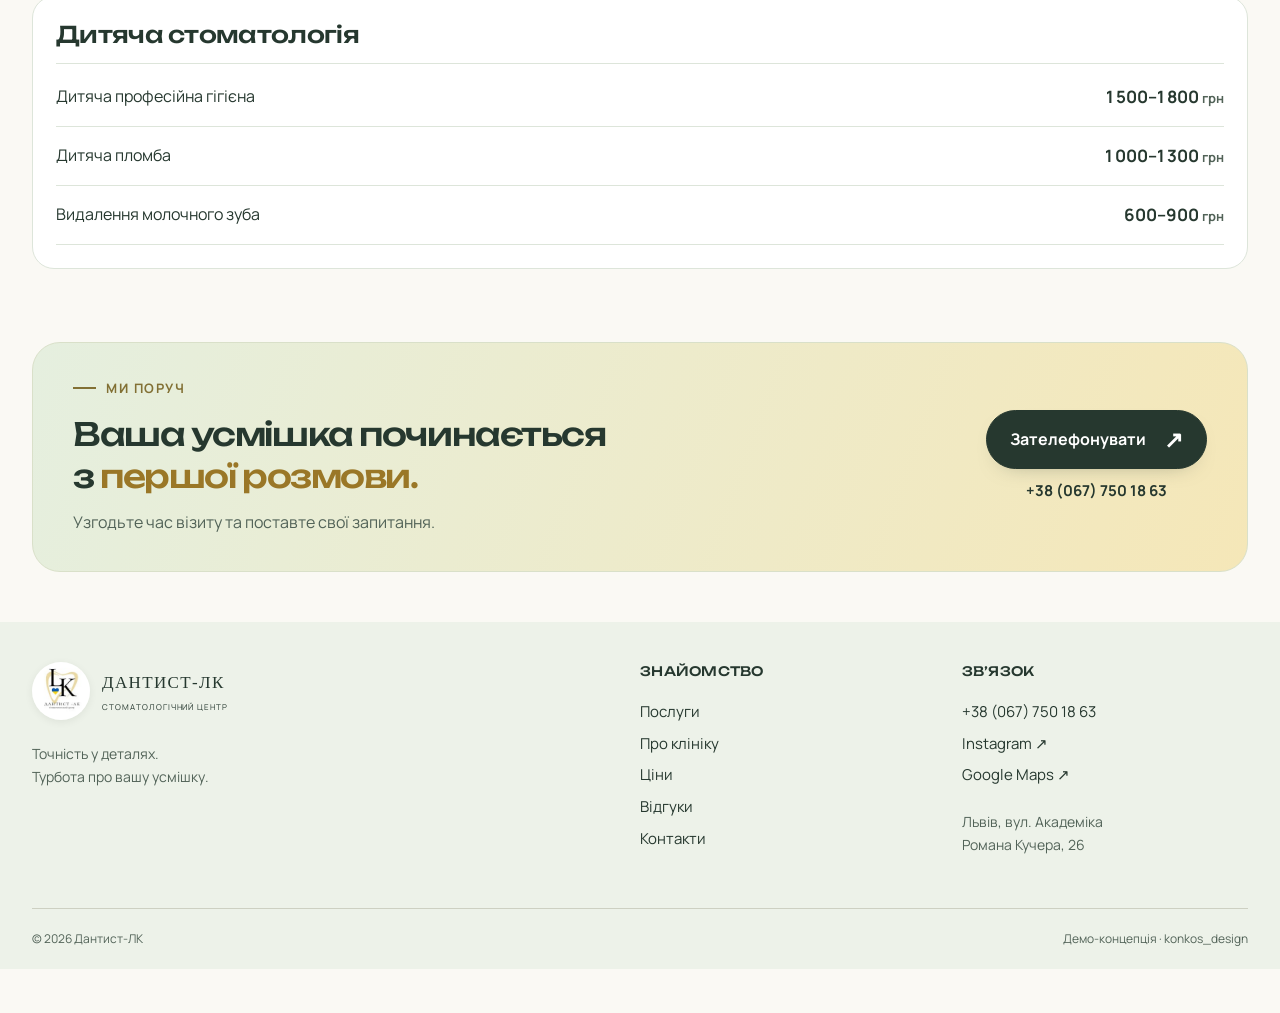
<file: tsiny.html>
<!doctype html><html lang="uk"><head><meta charset="utf-8"><meta name="viewport" content="width=device-width,initial-scale=1"><meta name="robots" content="noindex, nofollow"><title>Ціни | Дантист-ЛК · Львів</title><meta name="description" content="Стоматологічний центр Дантист-ЛК у Львові. Послуги, ціни, відгуки та контакти. Вул. Академіка Романа Кучера, 26."><meta property="og:title" content="Дантист-ЛК — стоматологія у Львові"><meta property="og:description" content="Турбота про усмішку починається з довіри. Познайомтеся з клінікою на Кучера, 26."><meta property="og:image" content="https://konkos-design.github.io/dantyst-lk/img/og-image.jpg"><meta property="og:image:width" content="1200"><meta property="og:image:height" content="630"><meta property="og:url" content="https://konkos-design.github.io/dantyst-lk/tsiny.html"><meta property="og:type" content="website"><meta property="og:locale" content="uk_UA"><meta name="twitter:card" content="summary_large_image"><meta name="theme-color" content="#f8f7f2"><link rel="icon" href="img/logo.jpg"><link rel="stylesheet" href="css/style.css"><link rel="stylesheet" href="css/redesign.css"><script defer src="js/interactions.js"></script></head><body><div class="scroll-progress" aria-hidden="true"></div><a class="skip" href="#main">Перейти до вмісту</a><div class="topline"><div class="wrap"><span>Львів · вул. Академіка Романа Кучера, 26</span><a href="https://www.google.com/maps/place/?q=place_id:ChIJh5E14OPdOkcRaymkbIEBHJA" target="_blank" rel="noopener noreferrer">Як дістатися ↗</a></div></div><header class="header"><div class="wrap header-inner"><a class="brand" href="index.html" aria-label="Дантист-ЛК — головна"><img src="img/logo.jpg" width="64" height="64" alt="Логотип Дантист-ЛК"><span>ДАНТИСТ-ЛК<small>СТОМАТОЛОГІЧНИЙ ЦЕНТР</small></span></a><button class="menu-toggle" aria-controls="navigation" aria-expanded="false" aria-label="Відкрити меню"><span></span><span></span></button><nav id="navigation" aria-label="Головна навігація"><a href="poslugy.html">Послуги</a><a href="pro-kliniku.html">Про клініку</a><a href="tsiny.html" aria-current="page">Ціни</a><a href="vidguky.html">Відгуки</a><a href="kontakty.html">Контакти</a></nav><a class="header-call" href="tel:+380677501863">Зателефонувати <span aria-hidden="true">↗</span></a></div></header><main id="main"><section class="page-intro wrap"><div class="eyebrow">ПРАЙС КЛІНІКИ</div><h1>Ціни, які легко<br><em>знайти.</em></h1><p class="lead">Шукайте за назвою послуги або оберіть потрібний напрям.</p></section><section class="wrap price-search-panel"><label for="price-search">Пошук послуги</label><div class="search-box"><span aria-hidden="true">⌕</span><input type="search" id="price-search" placeholder="Наприклад: чистка, пломба, КТ" autocomplete="off"><button data-clear-search aria-label="Очистити пошук"><svg viewBox="0 0 24 24" fill="none" stroke="currentColor" stroke-width="1.7" stroke-linecap="round" stroke-linejoin="round" aria-hidden="true" focusable="false"><path d="m6 6 12 12M18 6 6 18"/></svg></button></div><div class="price-filters"><button class="chip active" data-price-category="all" aria-pressed="true">Усі послуги</button><button class="chip " data-price-category="0" aria-pressed="false">Діагностика</button><button class="chip " data-price-category="1" aria-pressed="false">Догляд</button><button class="chip " data-price-category="2" aria-pressed="false">Лікування</button><button class="chip " data-price-category="3" aria-pressed="false">Хірургія</button><button class="chip " data-price-category="4" aria-pressed="false">Для дітей</button></div><p class="search-count" role="status" aria-live="polite">11 послуг у прайсі</p></section><section class="wrap price-layout"><div class="price-results"><div class="price-group" data-price-group="0"><h2>Діагностика</h2><div class="price-row" data-price-name="Ортопантомограма"><span>Ортопантомограма</span><strong>600 <small>грн</small></strong></div><div class="price-row" data-price-name="КТ"><span>КТ</span><strong>600–1 800 <small>грн</small></strong></div></div><div class="price-group" data-price-group="1"><h2>Догляд та естетика</h2><div class="price-row" data-price-name="Професійна гігієна"><span>Професійна гігієна</span><strong>1 800–2 000 <small>грн</small></strong></div><div class="price-row" data-price-name="Відбілювання зубів"><span>Відбілювання зубів</span><strong>6 000–8 000 <small>грн</small></strong></div></div><div class="price-group" data-price-group="2"><h2>Лікування та реставрація</h2><div class="price-row" data-price-name="Пломба фотополімерна"><span>Пломба фотополімерна</span><strong>1 800–2 000 <small>грн</small></strong></div><div class="price-row" data-price-name="Художня реставрація"><span>Художня реставрація</span><strong>3 000–3 500 <small>грн</small></strong></div></div><div class="price-group" data-price-group="3"><h2>Хірургія</h2><div class="price-row" data-price-name="Видалення постійного зуба"><span>Видалення постійного зуба</span><strong>700–1 800 <small>грн</small></strong></div><div class="price-row" data-price-name="Видалення восьмого зуба"><span>Видалення восьмого зуба</span><strong>1 400–4 500 <small>грн</small></strong></div></div><div class="price-group" data-price-group="4"><h2>Дитяча стоматологія</h2><div class="price-row" data-price-name="Дитяча професійна гігієна"><span>Дитяча професійна гігієна</span><strong>1 500–1 800 <small>грн</small></strong></div><div class="price-row" data-price-name="Дитяча пломба"><span>Дитяча пломба</span><strong>1 000–1 300 <small>грн</small></strong></div><div class="price-row" data-price-name="Видалення молочного зуба"><span>Видалення молочного зуба</span><strong>600–900 <small>грн</small></strong></div></div><p class="empty-state" hidden>Такої послуги не знайдено. Спробуйте іншу назву або зателефонуйте до клініки.</p></div></section><section class="cta wrap reveal"><div><div class="eyebrow">МИ ПОРУЧ</div><h2>Ваша усмішка починається<br>з <em>першої розмови.</em></h2><p>Узгодьте час візиту та поставте свої запитання.</p></div><div><a class="button " href="tel:+380677501863">Зателефонувати<span aria-hidden="true">↗</span></a><a class="cta-phone" href="tel:+380677501863">+38 (067) 750 18 63</a></div></section></main><footer><div class="wrap footer-grid"><div><a class="brand" href="index.html"><img src="img/logo.jpg" width="64" height="64" alt="Дантист-ЛК"><span>ДАНТИСТ-ЛК<small>СТОМАТОЛОГІЧНИЙ ЦЕНТР</small></span></a><p>Точність у деталях.<br>Турбота про вашу усмішку.</p></div><div><h3>Знайомство</h3><a href="poslugy.html">Послуги</a><a href="pro-kliniku.html">Про клініку</a><a href="tsiny.html" aria-current="page">Ціни</a><a href="vidguky.html">Відгуки</a><a href="kontakty.html">Контакти</a></div><div><h3>Зв’язок</h3><a href="tel:+380677501863">+38 (067) 750 18 63</a><a href="https://www.instagram.com/dentistlk/" target="_blank" rel="noopener noreferrer">Instagram ↗</a><a href="https://www.google.com/maps/place/?q=place_id:ChIJh5E14OPdOkcRaymkbIEBHJA" target="_blank" rel="noopener noreferrer">Google Maps ↗</a><p>Львів, вул. Академіка<br>Романа Кучера, 26</p></div></div><div class="wrap footer-bottom"><span>© 2026 Дантист-ЛК</span><span>Демо-концепція · konkos_design</span></div></footer><button class="back-top" aria-label="Повернутися нагору"><svg viewBox="0 0 24 24" fill="none" stroke="currentColor" stroke-width="1.7" stroke-linecap="round" stroke-linejoin="round" aria-hidden="true" focusable="false"><path d="M12 19V5m-6 6 6-6 6 6"/></svg></button><dialog class="lightbox"><button class="lightbox-close" aria-label="Закрити фото"><svg viewBox="0 0 24 24" fill="none" stroke="currentColor" stroke-width="1.7" stroke-linecap="round" stroke-linejoin="round" aria-hidden="true" focusable="false"><path d="m6 6 12 12M18 6 6 18"/></svg></button><img alt=""><p></p></dialog><a class="mobile-call" href="tel:+380677501863">Зателефонувати до клініки ↗</a></body></html>
</file>
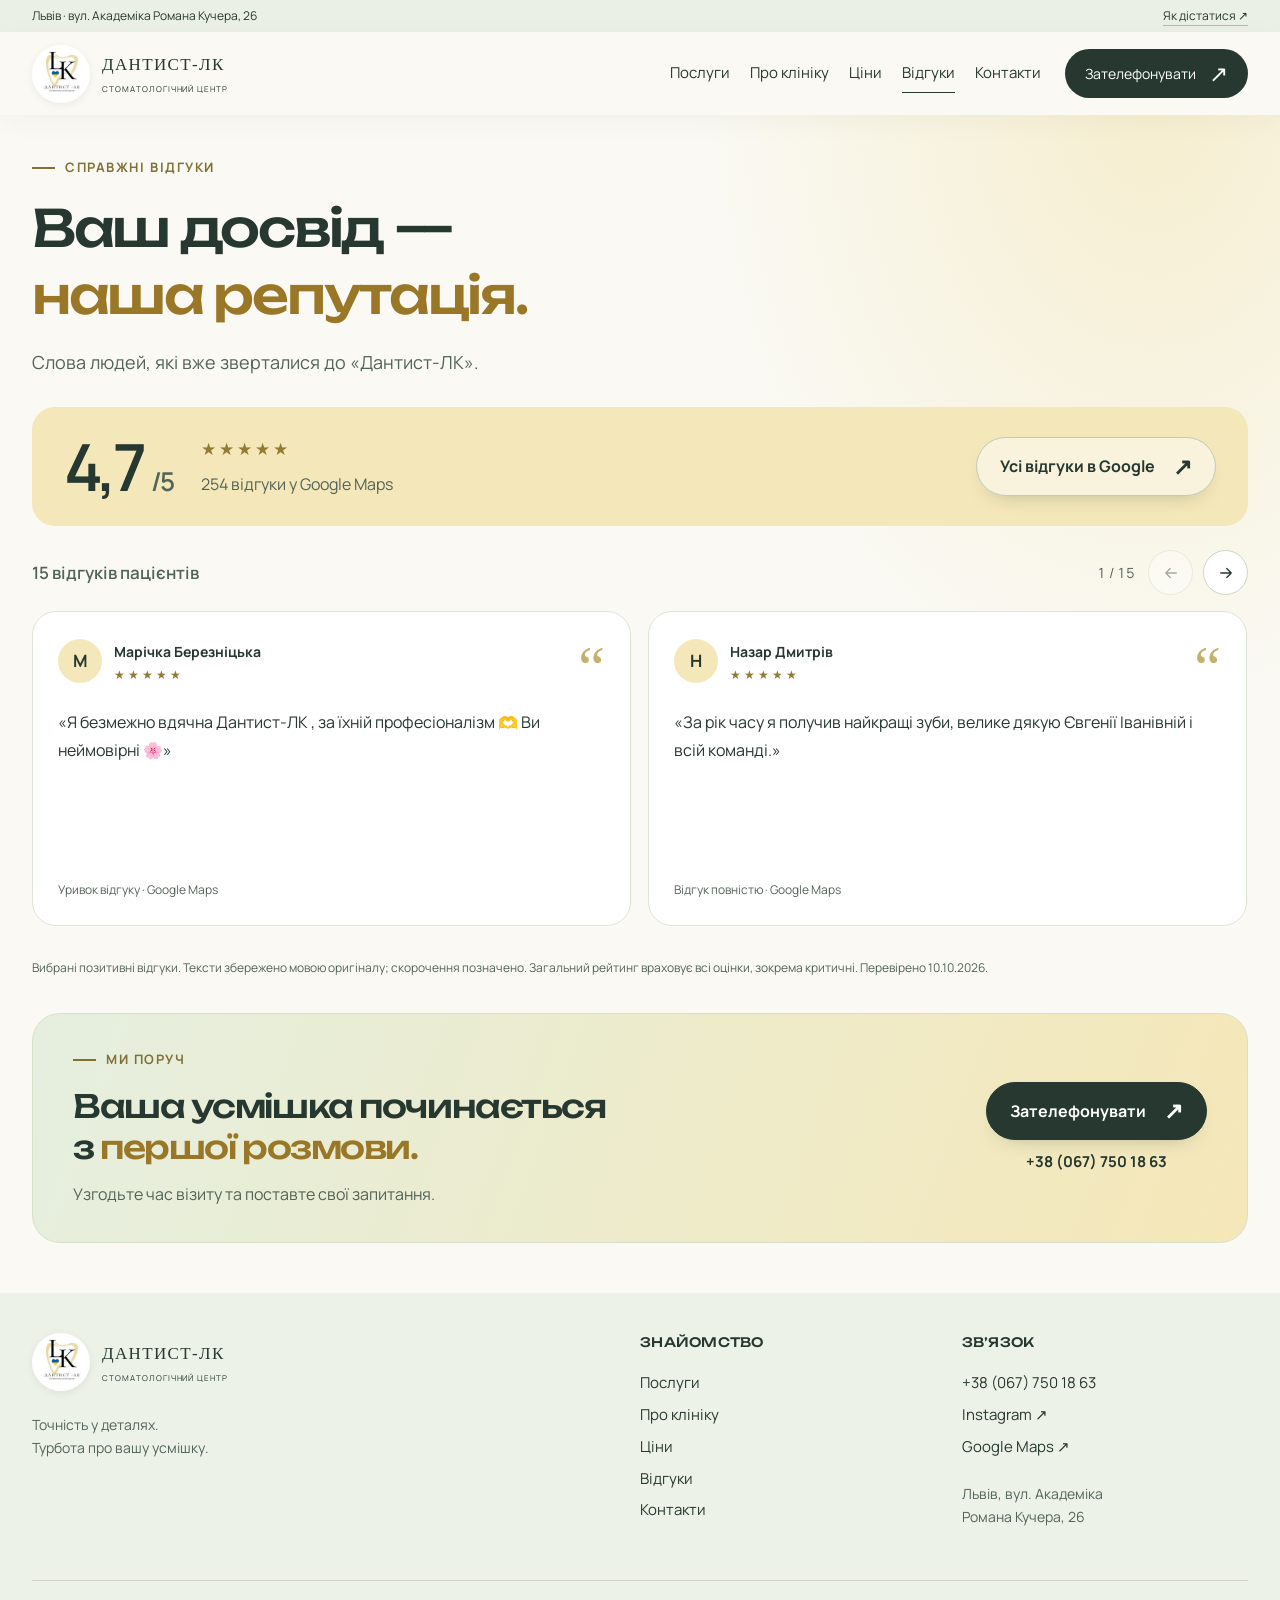
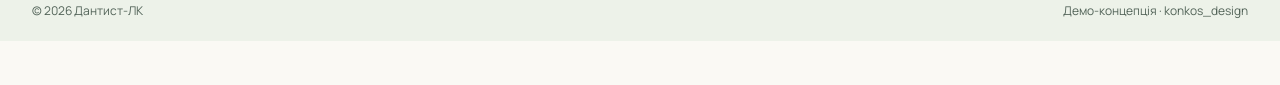
<file: vidguky.html>
<!doctype html><html lang="uk"><head><meta charset="utf-8"><meta name="viewport" content="width=device-width,initial-scale=1"><meta name="robots" content="noindex, nofollow"><title>Відгуки | Дантист-ЛК · Львів</title><meta name="description" content="Стоматологічний центр Дантист-ЛК у Львові. Послуги, ціни, відгуки та контакти. Вул. Академіка Романа Кучера, 26."><meta property="og:title" content="Дантист-ЛК — стоматологія у Львові"><meta property="og:description" content="Турбота про усмішку починається з довіри. Познайомтеся з клінікою на Кучера, 26."><meta property="og:image" content="https://konkos-design.github.io/dantyst-lk/img/og-image.jpg"><meta property="og:image:width" content="1200"><meta property="og:image:height" content="630"><meta property="og:url" content="https://konkos-design.github.io/dantyst-lk/vidguky.html"><meta property="og:type" content="website"><meta property="og:locale" content="uk_UA"><meta name="twitter:card" content="summary_large_image"><meta name="theme-color" content="#f8f7f2"><link rel="icon" href="img/logo.jpg"><link rel="stylesheet" href="css/style.css"><link rel="stylesheet" href="css/redesign.css"><script defer src="js/interactions.js"></script></head><body><div class="scroll-progress" aria-hidden="true"></div><a class="skip" href="#main">Перейти до вмісту</a><div class="topline"><div class="wrap"><span>Львів · вул. Академіка Романа Кучера, 26</span><a href="https://www.google.com/maps/place/?q=place_id:ChIJh5E14OPdOkcRaymkbIEBHJA" target="_blank" rel="noopener noreferrer">Як дістатися ↗</a></div></div><header class="header"><div class="wrap header-inner"><a class="brand" href="index.html" aria-label="Дантист-ЛК — головна"><img src="img/logo.jpg" width="64" height="64" alt="Логотип Дантист-ЛК"><span>ДАНТИСТ-ЛК<small>СТОМАТОЛОГІЧНИЙ ЦЕНТР</small></span></a><button class="menu-toggle" aria-controls="navigation" aria-expanded="false" aria-label="Відкрити меню"><span></span><span></span></button><nav id="navigation" aria-label="Головна навігація"><a href="poslugy.html">Послуги</a><a href="pro-kliniku.html">Про клініку</a><a href="tsiny.html">Ціни</a><a href="vidguky.html" aria-current="page">Відгуки</a><a href="kontakty.html">Контакти</a></nav><a class="header-call" href="tel:+380677501863">Зателефонувати <span aria-hidden="true">↗</span></a></div></header><main id="main"><section class="page-intro wrap"><div class="eyebrow">СПРАВЖНІ ВІДГУКИ</div><h1>Ваш досвід —<br><em>наша репутація.</em></h1><p class="lead">Слова людей, які вже зверталися до «Дантист-ЛК».</p></section><section class="wrap"><div class="rating-panel"><strong>4,7<span>/ 5</span></strong><div><div class="stars">★★★★★</div><p>254 відгуки у Google Maps</p></div><a class="button outline" href="https://www.google.com/maps/place/?q=place_id:ChIJh5E14OPdOkcRaymkbIEBHJA">Усі відгуки в Google<span aria-hidden="true">↗</span></a></div><div class="review-toolbar"><p>15 відгуків пацієнтів</p><div class="rail-controls"><span class="rail-position" aria-live="polite">1 / 15</span><button type="button" data-rail="prev" aria-label="Попередній відгук"><svg viewBox="0 0 24 24" fill="none" stroke="currentColor" stroke-width="1.7" stroke-linecap="round" stroke-linejoin="round" aria-hidden="true" focusable="false"><path d="M19 12H5m6-6-6 6 6 6"/></svg></button><button type="button" data-rail="next" aria-label="Наступний відгук"><svg viewBox="0 0 24 24" fill="none" stroke="currentColor" stroke-width="1.7" stroke-linecap="round" stroke-linejoin="round" aria-hidden="true" focusable="false"><path d="M5 12h14m-6-6 6 6-6 6"/></svg></button></div></div><div class="reviews review-rail" id="reviews-list"><article class="review"><div class="review-top"><span class="avatar">М</span><div><strong>Марічка Березніцька</strong><div class="stars" aria-label="5 із 5">★★★★★</div></div><span class="quote" aria-hidden="true">“</span></div><blockquote>«Я безмежно вдячна Дантист-ЛК , за їхній професіоналізм 🫶 Ви неймовірні 🌸»</blockquote><small>Уривок відгуку · Google Maps</small></article><article class="review"><div class="review-top"><span class="avatar">Н</span><div><strong>Назар Дмитрів</strong><div class="stars" aria-label="5 із 5">★★★★★</div></div><span class="quote" aria-hidden="true">“</span></div><blockquote>«За рік часу я получив найкращі зуби, велике дякую Євгенії Іванівній і всій команді.»</blockquote><small>Відгук повністю · Google Maps</small></article><article class="review"><div class="review-top"><span class="avatar">А</span><div><strong>Анастасія Тананайська</strong><div class="stars" aria-label="5 із 5">★★★★★</div></div><span class="quote" aria-hidden="true">“</span></div><blockquote>«Дуже гарна клініка, фахівці – професіонали у своїй справі. Приємні враження від надання послуг і сервісу, а також від швидкості й якості в обслуговуванні. Ви круті❤️»</blockquote><small>Відгук повністю · Google Maps</small></article><article class="review"><div class="review-top"><span class="avatar">M</span><div><strong>Maria Кulhavets</strong><div class="stars" aria-label="5 із 5">★★★★★</div></div><span class="quote" aria-hidden="true">“</span></div><blockquote>«Чудова клініка і дуже професійні спеціалісти! Найважчі випадки  для вас - це легко!!! Працюють з найкращими імплантологічними системами Straumann з пожиттєвою гарантією.»</blockquote><small>Уривок відгуку · Google Maps</small></article><article class="review"><div class="review-top"><span class="avatar">И</span><div><strong>Ия Смачная</strong><div class="stars" aria-label="5 із 5">★★★★★</div></div><span class="quote" aria-hidden="true">“</span></div><blockquote>«Величезне дякую стоматологічному центру «Дантист - ЛК» у Львові за мою усмішку! Висловлюю щиру вдячність Лесі Володимирівні Кузь та Василю Михайловичу Мандруку за їхні золоті руки та повне розуміння. Також хочеться відзначити всю команду центру, яка бере участь у лікуванні та обслуговуванні пацієнтів.»</blockquote><small>Уривок відгуку · Google Maps</small></article><article class="review"><div class="review-top"><span class="avatar">M</span><div><strong>Mariia Koval</strong><div class="stars" aria-label="5 із 5">★★★★★</div></div><span class="quote" aria-hidden="true">“</span></div><blockquote>«Неймовірно задоволена результатом реставрації зубів у цій клініці! 😍 Усмішка виглядає просто бездоганно і природно. Сама клініка вражає своїм рівнем: тут є все необхідне сучасне обладнання, навіть власна лабораторія та якісна діагностика (можна одразу на місці зробити 3D-знімок/КТ зубів, що значно економить час).»</blockquote><small>Уривок відгуку · Google Maps</small></article><article class="review"><div class="review-top"><span class="avatar">Д</span><div><strong>Дмитрий Федяй</strong><div class="stars" aria-label="5 із 5">★★★★★</div></div><span class="quote" aria-hidden="true">“</span></div><blockquote>«Найкраща клініка в якій я був. Ставлення до клієнтів відмінне, лікарі професійні, привітні. Рекомендую не пожаліти!!!»</blockquote><small>Відгук · Google Maps</small></article><article class="review"><div class="review-top"><span class="avatar">М</span><div><strong>Марія Куземська</strong><div class="stars" aria-label="5 із 5">★★★★★</div></div><span class="quote" aria-hidden="true">“</span></div><blockquote>«Добрий день)
Вкотре хочу подякувати лікарю-стоматологу Мандруку В.М.та всій команді клініки за професійність,уважність,чуйність та бажання допомогти!
Щиро рекомендую🥰»</blockquote><small>Уривок відгуку · Google Maps</small></article><article class="review"><div class="review-top"><span class="avatar">L</span><div><strong>Llosh</strong><div class="stars" aria-label="5 із 5">★★★★★</div></div><span class="quote" aria-hidden="true">“</span></div><blockquote>«Клініка супер!!!
Дякую всім лікарям за турботу та професіоналізм»</blockquote><small>Відгук · Google Maps</small></article><article class="review"><div class="review-top"><span class="avatar">T</span><div><strong>Tetiana Bundyra</strong><div class="stars" aria-label="5 із 5">★★★★★</div></div><span class="quote" aria-hidden="true">“</span></div><blockquote>«Найкраща клініка стоматології у Львові! Відвідуємо всією сімʼєю вже багато років. І найкрасивіша усмішка завдяки вашим лікарям 🤍»</blockquote><small>Уривок відгуку · Google Maps</small></article><article class="review"><div class="review-top"><span class="avatar">Г</span><div><strong>Галя Ковальчук</strong><div class="stars" aria-label="5 із 5">★★★★★</div></div><span class="quote" aria-hidden="true">“</span></div><blockquote>«Найкраща клініка, найкращі спеціалісти. Особлива подяка Кузь Лесі Володимирівній, людина на своєму місці. Гарно організувала свою команду професіоналів. Рекомендую ЛК Дантист усім.»</blockquote><small>Відгук · Google Maps</small></article><article class="review"><div class="review-top"><span class="avatar">N</span><div><strong>Nastya Antoschuk</strong><div class="stars" aria-label="5 із 5">★★★★★</div></div><span class="quote" aria-hidden="true">“</span></div><blockquote>«Найкраща клініка і умови для хірургічного лікування!»</blockquote><small>Відгук · Google Maps</small></article><article class="review"><div class="review-top"><span class="avatar">К</span><div><strong>Катя Добровольська</strong><div class="stars" aria-label="5 із 5">★★★★★</div></div><span class="quote" aria-hidden="true">“</span></div><blockquote>«Залишилася дуже задоволена візитом. Лікарі дуже привітні та професіонали. Навіть проконсультував пародонт,  хоч запис був розписаний. Рекомендую!!!»</blockquote><small>Відгук · Google Maps</small></article><article class="review"><div class="review-top"><span class="avatar">Е</span><div><strong>Елена Петрова</strong><div class="stars" aria-label="5 із 5">★★★★★</div></div><span class="quote" aria-hidden="true">“</span></div><blockquote>«Найкраща клініка у Львові! Настільки все швидко, сучасно, приємно, доступно! Велике дякую! Будьте здорові 🙏🏼»</blockquote><small>Уривок відгуку · Google Maps</small></article><article class="review"><div class="review-top"><span class="avatar">В</span><div><strong>Вікторія Боднарчук</strong><div class="stars" aria-label="5 із 5">★★★★★</div></div><span class="quote" aria-hidden="true">“</span></div><blockquote>«Хочу подякувати Лесі Володимирівній та Марії Василівній за індивідуальний підхід, людяність та професіоналізм🧡 з вами лікування проходить легко та без болю. Щира рекомендація 🫶🏼»</blockquote><small>Уривок відгуку · Google Maps</small></article></div><p class="source-note">Вибрані позитивні відгуки. Тексти збережено мовою оригіналу; скорочення позначено. Загальний рейтинг враховує всі оцінки, зокрема критичні. Перевірено 10.10.2026.</p></section><section class="cta wrap reveal"><div><div class="eyebrow">МИ ПОРУЧ</div><h2>Ваша усмішка починається<br>з <em>першої розмови.</em></h2><p>Узгодьте час візиту та поставте свої запитання.</p></div><div><a class="button " href="tel:+380677501863">Зателефонувати<span aria-hidden="true">↗</span></a><a class="cta-phone" href="tel:+380677501863">+38 (067) 750 18 63</a></div></section></main><footer><div class="wrap footer-grid"><div><a class="brand" href="index.html"><img src="img/logo.jpg" width="64" height="64" alt="Дантист-ЛК"><span>ДАНТИСТ-ЛК<small>СТОМАТОЛОГІЧНИЙ ЦЕНТР</small></span></a><p>Точність у деталях.<br>Турбота про вашу усмішку.</p></div><div><h3>Знайомство</h3><a href="poslugy.html">Послуги</a><a href="pro-kliniku.html">Про клініку</a><a href="tsiny.html">Ціни</a><a href="vidguky.html" aria-current="page">Відгуки</a><a href="kontakty.html">Контакти</a></div><div><h3>Зв’язок</h3><a href="tel:+380677501863">+38 (067) 750 18 63</a><a href="https://www.instagram.com/dentistlk/" target="_blank" rel="noopener noreferrer">Instagram ↗</a><a href="https://www.google.com/maps/place/?q=place_id:ChIJh5E14OPdOkcRaymkbIEBHJA" target="_blank" rel="noopener noreferrer">Google Maps ↗</a><p>Львів, вул. Академіка<br>Романа Кучера, 26</p></div></div><div class="wrap footer-bottom"><span>© 2026 Дантист-ЛК</span><span>Демо-концепція · konkos_design</span></div></footer><button class="back-top" aria-label="Повернутися нагору"><svg viewBox="0 0 24 24" fill="none" stroke="currentColor" stroke-width="1.7" stroke-linecap="round" stroke-linejoin="round" aria-hidden="true" focusable="false"><path d="M12 19V5m-6 6 6-6 6 6"/></svg></button><dialog class="lightbox"><button class="lightbox-close" aria-label="Закрити фото"><svg viewBox="0 0 24 24" fill="none" stroke="currentColor" stroke-width="1.7" stroke-linecap="round" stroke-linejoin="round" aria-hidden="true" focusable="false"><path d="m6 6 12 12M18 6 6 18"/></svg></button><img alt=""><p></p></dialog><a class="mobile-call" href="tel:+380677501863">Зателефонувати до клініки ↗</a></body></html>
</file>
<file: css/style.css>
@font-face{font-family:Manrope;src:url('../fonts/manrope_cyrillic.woff2') format('woff2');font-weight:200 800;font-display:swap;unicode-range:U+0301,U+0400-045F,U+0490-0491,U+04B0-04B1,U+2116}@font-face{font-family:Manrope;src:url('../fonts/manrope_cyrillic_ext.woff2') format('woff2');font-weight:200 800;font-display:swap;unicode-range:U+0460-052F,U+1C80-1C8A,U+20B4,U+2DE0-2DFF,U+A640-A69F,U+FE2E-FE2F}@font-face{font-family:Manrope;src:url('../fonts/manrope_latin.woff2') format('woff2');font-weight:200 800;font-display:swap;unicode-range:U+0000-00FF,U+0131,U+0152-0153,U+02BB-02BC,U+02C6,U+02DA,U+02DC,U+0304,U+0308,U+0329,U+2000-206F,U+20AC,U+2122,U+2191,U+2193,U+2212,U+2215,U+FEFF,U+FFFD}
:root{--paper:#f8f7f2;--ink:#222720;--muted:#64665b;--gold:#c4b479;--gold-light:#e8dfb5;--line:#dadbce;--white:#fff;--ease:cubic-bezier(.2,.7,.2,1)}*{box-sizing:border-box}html{scroll-behavior:smooth;scroll-padding-top:110px}body{margin:0;color:var(--ink);background:var(--paper);font:400 16px/1.7 Manrope,Arial,sans-serif;-webkit-font-smoothing:antialiased}a{color:inherit;text-decoration:none}button{font:inherit}img{display:block;max-width:100%;height:auto}h1,h2,h3,p{margin-top:0}h1,h2{font-weight:500;line-height:1.12;letter-spacing:-.055em}h1{font-size:clamp(48px,5.7vw,86px);margin-bottom:28px}h2{font-size:clamp(35px,4vw,58px);margin-bottom:25px}h3{font-size:23px;font-weight:500;letter-spacing:-.03em;line-height:1.35}em{font:italic 1.06em/1.05 Georgia,serif;letter-spacing:-.045em;color:#83743e}p{color:var(--muted)}small{font-size:12px}.wrap{width:min(1320px,calc(100% - 96px));margin-inline:auto}.eyebrow{font-size:11px;font-weight:700;letter-spacing:.17em;margin-bottom:28px;display:flex;gap:10px;align-items:center}.dot{width:6px;height:6px;background:#9f8c4e;border-radius:50%;box-shadow:0 0 0 5px #c4b47926}.lead{font-size:17px;line-height:1.8;max-width:520px}.skip{position:absolute;top:-100px;left:20px;background:white;padding:10px;z-index:1000}.skip:focus{top:10px}:focus-visible{outline:2px solid #8b7531;outline-offset:6px}.topline{background:#eae9df;font-size:11px}.topline .wrap{min-height:34px;display:flex;justify-content:space-between;align-items:center}.topline a{border-bottom:1px solid #b9b9a7}.header{position:sticky;top:0;z-index:30;background:rgba(248,247,242,.97);border-bottom:1px solid var(--line);backdrop-filter:blur(16px)}.header-inner{height:98px;display:flex;align-items:center;gap:30px}.brand{display:flex;align-items:center;gap:12px;flex-shrink:0}.brand img{width:64px;height:64px;object-fit:contain;border-radius:50%}.brand>span{font-size:17px;letter-spacing:.08em;font-family:Georgia,serif;white-space:nowrap}.brand small{display:block;font-family:Manrope,sans-serif;font-size:7px;letter-spacing:.12em;margin-top:3px}.header nav{display:flex;gap:23px;align-items:center;margin-left:auto;font-size:12px;white-space:nowrap}.header nav a{position:relative;padding:10px 0}.header nav a:after{content:'';position:absolute;bottom:2px;left:0;width:100%;height:1px;background:var(--ink);transform:scaleX(0);transform-origin:left;transition:transform .3s}.header nav a:hover:after,.header nav a[aria-current]:after{transform:scaleX(1)}.header-call{display:flex;align-items:center;gap:20px;padding:11px 19px;border:1px solid #aaa88e;font-size:12px;white-space:nowrap;transition:background .25s}.header-call:hover{background:var(--gold-light)}.menu-toggle{display:none}.button{display:inline-flex;align-items:center;justify-content:space-between;gap:32px;padding:18px 27px;background:var(--ink);color:white;font-size:13px;border:1px solid var(--ink);transition:transform .3s,background .3s,color .3s;min-height:58px;max-width:100%}.button span,.header-call span{font-size:23px;line-height:1;transition:transform .3s}.button:hover{background:#414736;transform:translateY(-3px)}.button:hover span,.header-call:hover span{transform:translate(3px,-3px)}.button:active{transform:translateY(0)}.button.outline{background:transparent;color:var(--ink)}.button.outline:hover{background:var(--gold-light)}.text-link{display:inline-block;border-bottom:1px solid #999b87;font-size:13px;padding-bottom:7px;transition:color .25s,padding .25s}.text-link:hover{color:#8b7531;padding-inline:5px}.hero{display:grid;grid-template-columns:1.05fr 1fr;gap:60px;padding-top:50px;padding-bottom:65px;align-items:center}.hero-copy{padding-top:12px}.hero h1{max-width:680px}.hero .lead{max-width:445px;font-size:15px}.hero-actions{display:flex;gap:26px;align-items:center;margin:31px 0 36px}.hero-visual{position:relative;height:635px}.hero-image{width:100%;height:100%;object-fit:cover;object-position:center 42%;border-radius:220px 220px 0 0}.photo-label{position:absolute;bottom:0;left:0;right:0;padding:26px 24px 20px;color:white;background:linear-gradient(transparent,#000b);font-size:9px;letter-spacing:.1em;display:flex;justify-content:space-between;gap:20px}.experience{position:absolute;left:-34px;bottom:74px;display:flex;align-items:center;gap:20px;background:var(--gold-light);padding:22px 25px;box-shadow:0 12px 30px #0001}.experience strong{font-size:48px;letter-spacing:-.06em;font-weight:500;line-height:1}.experience span{font-size:11px;line-height:1.5}.rating{display:inline-flex;align-items:center;gap:16px;transition:transform .3s}.rating:hover{transform:translateX(5px)}.rating>strong{font-size:35px;font-weight:400;line-height:1}.rating small{display:block;font-size:10px;color:var(--muted)}.rating-arrow{font-size:22px;margin-left:12px}.stars{color:#927c35;letter-spacing:3px;font-size:12px}.intro-strip{border-top:1px solid var(--line);border-bottom:1px solid var(--line);padding-block:24px;display:flex;justify-content:space-between;align-items:center;gap:20px}.intro-strip>span{font-size:10px;letter-spacing:.12em}.intro-strip p{margin:0;font-size:16px;color:var(--ink)}.intro-strip a{font-size:11px;text-decoration:underline;text-underline-offset:5px}.section{padding-block:100px}.section-heading{display:flex;justify-content:space-between;align-items:flex-end;gap:45px;margin-bottom:40px}.section-heading h2{margin-bottom:0}.section-heading>p{max-width:310px;font-size:14px;margin-bottom:4px}.section-heading .eyebrow{margin-bottom:22px}.service-row{display:grid;grid-template-columns:58px 1fr 1.1fr 30px;gap:25px;align-items:center;border-bottom:1px solid var(--line);padding:30px 0;transition:background .3s,padding .3s}.service-row:first-child{border-top:1px solid var(--line)}a.service-row:hover{background:#eeeade;padding-inline:16px}.number{font-size:12px;color:#8b8d80}.service-row h3{margin:0;font-size:22px}.service-row p{margin:0;font-size:13px;max-width:440px}.row-arrow{font-size:30px;font-weight:300}.about-teaser{display:grid;grid-template-columns:1fr 1fr;gap:85px;align-items:center;padding-block:25px 80px}.about-photo{position:relative;overflow:hidden}.about-photo img{width:100%;height:530px;object-fit:cover;transition:transform 1s}.about-photo:hover img{transform:scale(1.035)}.about-copy p{font-size:14px}.about-copy .lead{font-size:20px;color:var(--ink);margin-block:25px}.about-copy .text-link{margin-top:18px}.reviews{display:grid;grid-template-columns:repeat(3,minmax(0,1fr));border-top:1px solid var(--line);border-bottom:1px solid var(--line)}.review{padding:34px 28px;display:flex;flex-direction:column;align-items:flex-start;min-width:0}.review:first-child{padding-left:0}.review+ .review{border-left:1px solid var(--line)}.review blockquote{font-size:15px;line-height:1.85;margin:22px 0 28px;flex:1}.review-author{font-size:12px;font-weight:700}.review small{font-size:10px;color:var(--muted);margin-top:7px}.source-note{font-size:11px;line-height:1.8;margin-top:20px;color:var(--muted)}.cta{display:grid;grid-template-columns:1.2fr 1fr;align-items:center;gap:60px;background:#eae6d5;padding:60px 65px;margin-block:30px 90px}.cta h2{margin:0;font-size:clamp(34px,3.7vw,53px)}.cta>div+div{justify-self:end}.cta p{font-size:14px}.cta .eyebrow{margin-bottom:24px}footer{background:#eaece5;padding-top:65px}.footer-grid{display:grid;grid-template-columns:2fr 1fr 1fr;gap:50px}.footer-grid p{font-size:12px;margin:22px 0}.footer-grid h3{font-size:11px;text-transform:uppercase;letter-spacing:.1em;margin-bottom:20px}.footer-grid>div:not(:first-child)>a{display:block;font-size:12px;margin-block:8px}.footer-grid a:hover{color:#867334}.footer-bottom{border-top:1px solid #cdd0c2;margin-top:45px;padding-block:24px;display:flex;justify-content:space-between;font-size:10px;color:var(--muted)}.mobile-call{display:none}.page-intro{padding-block:80px 65px}.page-intro h1{font-size:clamp(46px,5.5vw,78px)}.page-intro .lead{max-width:650px;font-size:16px}.services-full{padding-bottom:15px}.services-full .service-row{padding-block:38px}.split{display:grid;grid-template-columns:1fr 1fr;gap:70px}.steps article{display:flex;gap:30px;border-top:1px solid var(--line);padding:26px 0}.steps article>span{color:#8b7c46;font-size:13px}.steps h3{margin-bottom:9px}.steps p{font-size:14px;margin:0}.faq{max-width:940px;padding-bottom:65px}.faq h2{margin-bottom:35px}details{border-bottom:1px solid var(--line)}summary{cursor:pointer;list-style:none;padding:24px 0;font-size:17px;display:flex;justify-content:space-between;gap:20px;transition:color .25s}summary:hover{color:#85743a}summary:after{content:'+';font-size:24px}details[open] summary:after{content:'−'}details p{font-size:14px;padding-right:30px}details a{text-decoration:underline}.principles{display:grid;grid-template-columns:repeat(3,1fr);gap:50px}.principles article{border-top:1px solid var(--line);padding-top:25px}.principles span{font-size:13px;color:#8d7b3f}.principles h3{margin-top:22px}.principles p{font-size:14px}.price-layout{display:grid;grid-template-columns:300px 1fr;gap:95px;padding-bottom:75px;align-items:start}.price-layout aside{padding:30px;background:#eae6d5;position:sticky;top:130px}.price-layout aside p{font-size:12px}.price-layout aside a{font-size:12px;text-decoration:underline}.price-layout aside .eyebrow{font-size:10px}.price-group{margin-bottom:45px}.price-group h2{font-size:28px;letter-spacing:-.03em;border-bottom:1px solid var(--ink);padding-bottom:20px}.price-row{display:flex;justify-content:space-between;gap:25px;border-bottom:1px solid var(--line);padding:17px 0;font-size:14px}.price-row strong{white-space:nowrap;font-weight:500}.price-row small{font-size:11px;color:var(--muted)}.rating-panel{display:flex;align-items:center;gap:40px;background:#eae6d5;padding:35px 42px;margin-bottom:60px}.rating-panel>strong{font-weight:400;font-size:80px;line-height:1;letter-spacing:-.06em}.rating-panel strong span{font-size:26px;color:var(--muted);margin-left:8px}.rating-panel p{font-size:12px;margin:8px 0 0}.rating-panel .button{margin-left:auto}.contact-grid{display:grid;grid-template-columns:1fr 1fr;gap:85px;padding-bottom:70px}.contact-block{border-top:1px solid var(--line);padding-top:35px}.contact-block p{font-size:13px}.large-phone{display:block;font-size:clamp(36px,4vw,60px);line-height:1.2;letter-spacing:-.055em;margin-bottom:25px;transition:color .3s}.large-phone:hover{color:#8b7531}.hours{margin:0}.hours div{display:flex;justify-content:space-between;gap:20px;border-bottom:1px solid var(--line);padding:18px 0;font-size:14px}.hours dd{margin:0;white-space:nowrap}.location{display:grid;grid-template-columns:1fr 1.2fr;gap:65px;align-items:center;padding-bottom:70px}.location h2{font-size:36px}.location p{font-size:13px;margin-top:22px}.location iframe{border:0;width:100%;height:440px;background:#e7e8e0}.reveal{opacity:1}.js-reveal .reveal{opacity:0;transform:translateY(22px);transition:opacity .7s var(--ease),transform .7s var(--ease)}.js-reveal .reveal.is-visible{opacity:1;transform:none}
@media(min-width:1600px){.hero{gap:95px;padding-block:70px 80px}.hero-visual{height:690px}}
@media(max-width:1150px){.wrap{width:calc(100% - 64px)}.header-inner{gap:22px}.brand>span{font-size:14px}.brand img{width:53px;height:53px}.header nav{gap:17px;font-size:11px}.header-call{padding:10px 14px;font-size:11px;gap:10px}.hero{gap:38px}.hero-visual{height:590px}.hero-actions{gap:18px}.hero-actions .button{padding:17px 19px;gap:20px}.hero h1{font-size:65px}.about-teaser{gap:50px}.service-row{grid-template-columns:40px 1fr 1fr 25px;gap:20px}.price-layout{gap:50px;grid-template-columns:260px 1fr}}
@media(max-width:950px){.header-inner{height:82px}.menu-toggle{display:flex;margin-left:auto;flex-direction:column;justify-content:center;gap:6px;width:44px;height:44px;background:transparent;border:1px solid var(--line);padding:11px;transition:background .3s}.menu-toggle:hover{background:var(--gold-light)}.menu-toggle span{height:1px;background:var(--ink);width:100%;transition:transform .3s}.menu-toggle[aria-expanded=true] span:first-child{transform:translateY(3.5px) rotate(45deg)}.menu-toggle[aria-expanded=true] span:last-child{transform:translateY(-3.5px) rotate(-45deg)}.header nav{display:none;position:absolute;top:82px;left:0;right:0;padding:20px 32px;background:var(--paper);border-bottom:1px solid var(--line);font-size:16px;box-shadow:0 18px 18px #0001}.header nav.open{display:flex;flex-direction:column;align-items:stretch;gap:3px}.header nav a{padding:13px 0}.hero h1{font-size:54px}.hero{gap:34px;padding-top:35px}.hero-visual{height:550px}.hero-actions{align-items:flex-start;flex-direction:column;gap:18px}.experience{left:-20px;padding:18px}.experience strong{font-size:39px}.hero .lead{font-size:14px}.hero .eyebrow{font-size:9px;letter-spacing:.13em}.intro-strip{flex-wrap:wrap}.intro-strip>span{display:none}.intro-strip p{font-size:14px}.about-teaser{gap:35px}.about-photo img{height:450px}.service-row{grid-template-columns:30px 1fr 1fr 24px;gap:16px}.service-row h3{font-size:19px}.service-row p{font-size:12px}.reviews{gap:0}.review{padding:26px 18px}.review blockquote{font-size:13px}.cta{padding:45px 35px;gap:35px}.cta h2{font-size:39px}.price-layout{grid-template-columns:220px 1fr;gap:32px}.rating-panel{gap:25px;padding:30px;flex-wrap:wrap}.rating-panel .button{margin-left:0}.contact-grid{gap:35px}.location{gap:35px}.location h2{font-size:30px}}
@media(max-width:650px){.wrap{width:calc(100% - 40px)}.topline{font-size:9px}.topline .wrap{min-height:31px}.topline a{display:none}.header-inner{height:76px;gap:14px}.brand img{width:48px;height:48px}.brand>span{font-size:13px}.brand small{font-size:6px}.header-call{display:none}.header nav{top:76px;padding-inline:20px}.hero{grid-template-columns:1fr;gap:35px;padding-top:38px;padding-bottom:35px}.hero .eyebrow{font-size:10px;margin-bottom:27px}.hero-copy{padding-top:0}.hero h1{font-size:clamp(45px,11vw,65px);line-height:1.12;margin-bottom:23px;letter-spacing:-.055em}.hero .lead{font-size:14px;max-width:440px}.hero-actions{flex-direction:row;align-items:center;gap:20px;margin:26px 0}.hero-actions .button{font-size:12px;padding:16px 18px;min-height:55px;gap:18px}.hero-actions .text-link{font-size:11px;white-space:nowrap}.rating>strong{font-size:29px}.rating .stars{font-size:10px}.rating small{font-size:9px}.hero-visual{height:460px;margin-left:15px;margin-right:0}.hero-image{border-radius:180px 180px 0 0}.experience{left:-15px;bottom:55px;padding:18px 21px}.experience strong{font-size:42px}.experience span{font-size:10px}.photo-label{font-size:8px;padding-inline:17px}.intro-strip{display:block;padding-block:19px}.intro-strip p{font-size:13px;margin-bottom:8px}.intro-strip a{font-size:10px}.section{padding-block:65px}.section-heading{display:block;margin-bottom:30px}.section-heading>p{margin-top:22px;max-width:100%;font-size:13px}.section-heading>.text-link{margin-top:24px}h2{font-size:37px;line-height:1.16}.eyebrow{font-size:10px;margin-bottom:22px}.service-row{grid-template-columns:28px 1fr 25px;gap:10px;padding:23px 0}.service-row h3{font-size:20px}.service-row p{grid-column:2;grid-row:2;font-size:12px;margin-top:5px}.row-arrow{grid-column:3;grid-row:1;font-size:24px}.number{font-size:10px}.about-teaser{grid-template-columns:1fr;gap:32px;padding-bottom:10px}.about-photo img{height:390px}.about-copy h2{font-size:37px}.about-copy .lead{font-size:19px;margin-top:20px}.about-copy p{font-size:13px}.reviews{grid-template-columns:1fr}.review,.review:first-child{padding:28px 0}.review+ .review{border-left:0;border-top:1px solid var(--line)}.review blockquote{font-size:15px;margin-block:18px}.review-author{font-size:12px}.source-note{font-size:10px}.cta{grid-template-columns:1fr;gap:25px;padding:34px 25px;margin-block:30px 60px}.cta h2{font-size:34px}.cta>div+div{justify-self:start}.cta p{font-size:13px}.cta .button{font-size:12px;gap:20px}footer{padding-top:40px;padding-bottom:55px}.footer-grid{grid-template-columns:1fr 1fr;gap:30px}.footer-grid>div:first-child{grid-column:1/-1}.footer-grid>div:first-child>p{margin-bottom:0}.footer-bottom{gap:20px;font-size:9px;margin-top:30px;flex-wrap:wrap}.mobile-call{display:flex;position:fixed;left:12px;right:12px;bottom:10px;z-index:40;justify-content:center;background:var(--ink);color:white;padding:13px 15px;box-shadow:0 5px 24px #0003;font-size:12px;transition:background .25s,transform .25s}.mobile-call:hover{background:#414736;transform:translateY(-2px)}.page-intro{padding-block:45px}.page-intro h1{font-size:clamp(42px,10.8vw,62px)}.page-intro .lead{font-size:14px}.services-full .service-row{padding-block:25px}.split{grid-template-columns:1fr;gap:25px}.steps h3{font-size:21px}.steps p{font-size:13px}.steps article{gap:20px}.faq{padding-bottom:35px}.faq summary{font-size:15px}.principles{grid-template-columns:1fr;gap:25px}.principles h3{margin-top:15px}.principles p{font-size:13px}.price-layout{grid-template-columns:1fr;gap:38px;padding-bottom:20px}.price-layout aside{position:static;padding:25px}.price-layout aside h3 br{display:none}.price-group h2{font-size:25px}.price-row{font-size:12px;gap:15px}.price-row strong{font-size:13px}.rating-panel{padding:27px 23px;gap:20px;margin-bottom:35px}.rating-panel>strong{font-size:65px}.rating-panel strong span{font-size:20px}.rating-panel .button{width:100%;font-size:12px}.contact-grid{grid-template-columns:1fr;gap:40px;padding-bottom:45px}.contact-block{padding-top:25px}.large-phone{font-size:49px}.hours div{font-size:12px}.location{grid-template-columns:1fr;gap:28px;padding-bottom:30px}.location h2{font-size:31px}.location iframe{height:340px}.location .button{font-size:12px}}
@media(prefers-reduced-motion:reduce){html{scroll-behavior:auto}*,*:before,*:after{transition:none!important;animation:none!important}.js-reveal .reveal{opacity:1;transform:none}}
</file>
<file: css/redesign.css>
@font-face{font-family:Unbounded;src:url('../fonts/unbounded-cyrillic.woff2') format('woff2');font-weight:200 900;font-display:swap;unicode-range:U+0301,U+0400-045F,U+0490-0491,U+04B0-04B1,U+2116}@font-face{font-family:Unbounded;src:url('../fonts/unbounded-cyrillic-ext.woff2') format('woff2');font-weight:200 900;font-display:swap;unicode-range:U+0460-052F,U+1C80-1C8A,U+20B4,U+2DE0-2DFF,U+A640-A69F,U+FE2E-FE2F}@font-face{font-family:Unbounded;src:url('../fonts/unbounded-latin.woff2') format('woff2');font-weight:200 900;font-display:swap;unicode-range:U+0000-00FF,U+0131,U+0152-0153,U+02BB-02BC,U+02C6,U+02DA,U+02DC,U+0304,U+0308,U+0329,U+2000-206F,U+20AC,U+2122,U+2191,U+2193,U+2212,U+2215,U+FEFF,U+FFFD}
:root{--paper:#faf9f4;--ink:#26382f;--muted:#526358;--gold:#b79a47;--gold-light:#f4e7b9;--line:#dde5da;--mint:#e8f2e7;--shadow:0 16px 40px -22px #30463240}body{font-size:17px;line-height:1.65;background:radial-gradient(ellipse at 90% 6%,#f6eecf 0,transparent 28%),var(--paper)}.wrap{width:min(1280px,calc(100% - 64px))}h1,h2,h3{font-family:Unbounded,Manrope,sans-serif;font-weight:500;letter-spacing:-.045em}h1{font-size:clamp(38px,4vw,59px);line-height:1.22;margin-bottom:20px}h2{font-size:clamp(28px,3vw,41px);line-height:1.3;margin-bottom:18px}h3{font-size:21px;line-height:1.4}em{font-family:inherit;font-weight:inherit;font-size:1em;font-style:normal;line-height:inherit;letter-spacing:inherit;color:#9a7727}p{font-size:17px}.eyebrow{font-size:13px;letter-spacing:.12em;margin-bottom:17px;color:#827034}.eyebrow:before{content:'';width:23px;height:2px;background:currentColor}.lead{font-size:18px;line-height:1.7}.topline{font-size:12px;background:#eaf0e6}.topline .wrap{min-height:32px}.header{background:rgba(250,249,244,.96);border-bottom:0;box-shadow:0 6px 25px #293e2e0a}.header-inner{height:83px;gap:24px}.brand img{width:58px;height:58px;box-shadow:0 2px 9px #0001}.brand>span{font-size:17px}.brand small{font-size:8px}.header nav{font-size:15px;gap:20px}.header nav a{padding:9px 0}.header-call{background:var(--ink);color:#fff;border:0;border-radius:30px;font-size:14px;padding:13px 20px;gap:13px}.header-call:hover{background:#50674c}.button{font-size:16px;font-weight:700;min-height:55px;padding:15px 23px;border-radius:40px;gap:18px;position:relative;overflow:hidden;isolation:isolate;box-shadow:0 9px 22px -16px #26382f80;transition:transform .4s,box-shadow .4s,background .4s}.button:before{content:'';position:absolute;inset:0;background:#496345;z-index:-1;transform:translateY(102%);transition:transform .45s var(--ease)}.button:hover:before{transform:none}.button:hover{transform:translateY(-3px);box-shadow:0 15px 26px -17px #26382f90}.button.outline{border-color:#bfcab9;background:#fff8}.button.outline:before{background:var(--gold-light)}.text-link{font-size:16px;font-weight:700;border-bottom:1px solid #a9b59c;transition:gap .3s,color .3s}.hero{grid-template-columns:1.03fr 1fr;gap:40px;padding-block:35px 25px;min-height:0}.hero-copy{padding-block:0}.hero h1{font-size:clamp(38px,4vw,58px);line-height:1.22;margin-top:0}.hero .lead{font-size:17px;max-width:520px;line-height:1.65;margin-bottom:24px}.hero .eyebrow{font-size:12px;margin-bottom:17px}.hero-actions{gap:12px;margin:25px 0 24px;flex-wrap:wrap;flex-direction:row;align-items:center}.hero-actions .button{font-size:15px;padding:15px 21px;gap:15px}.status{display:inline-flex;gap:10px;align-items:center;padding:7px 13px;background:#fff;border:1px solid #e1e7dc;border-radius:30px;font-size:12px;font-weight:600;box-shadow:var(--shadow);margin-bottom:22px}.status-dot{width:8px;height:8px;border-radius:50%;background:#649464;position:relative;flex:none}.status-dot:after{content:'';position:absolute;inset:-4px;border:1px solid currentColor;border-radius:50%;color:#649464;animation:ping 2s ease-out infinite}.status.closed .status-dot{background:#b79742}.status.closed .status-dot:after{color:#b79742}@keyframes ping{0%{transform:scale(.7);opacity:.8}100%{transform:scale(1.6);opacity:0}}.hero-visual{height:485px;position:relative;margin:0}.hero-photo-main{position:absolute;left:2%;top:0;width:76%;height:94%;overflow:hidden;border-radius:32px;box-shadow:var(--shadow)}.hero-photo-main img{width:100%;height:100%;object-fit:cover;object-position:50% 100%;transition:transform 1s}.hero-photo-main:hover img{transform:scale(1.04)}.hero-photo-secondary{position:absolute;right:0;bottom:0;width:42%;height:51%;border:6px solid var(--paper);border-radius:30px;overflow:hidden;box-shadow:var(--shadow)}.hero-photo-secondary img{width:100%;height:100%;object-fit:cover;object-position:50% 85%}.float-chip{position:absolute;right:0;top:18px;display:flex;align-items:center;gap:10px;padding:14px 18px;background:#fffffff2;border-radius:20px;box-shadow:var(--shadow);font-size:14px;font-weight:700;animation:float 6s ease-in-out infinite}.float-chip small{display:block;font-weight:400;color:var(--muted);font-size:12px}.chip-icon{display:grid;place-items:center;width:35px;height:35px;border-radius:12px;background:var(--gold-light);font-size:25px}.float-experience{position:absolute;left:-5px;bottom:28px;display:flex;gap:15px;align-items:center;background:var(--gold-light);padding:16px 20px;border-radius:20px;box-shadow:var(--shadow);animation:float 7s ease-in-out -3s infinite}.float-experience strong{font-size:36px;line-height:1.1;font-family:Unbounded;font-weight:500}.float-experience>span{font-size:13px;line-height:1.4}.float-experience small{display:block;font-size:11px;color:#68614c}.rating{gap:13px}.rating>strong{font-size:31px;font-weight:700}.rating div>span:last-child{display:block;font-size:13px;color:var(--muted)}.rating .stars{font-size:12px}.rating-arrow{font-size:22px}.quick-info{display:grid;grid-template-columns:1.1fr 1.2fr 1fr .7fr;background:white;border:1px solid var(--line);border-radius:22px;box-shadow:var(--shadow);padding:21px 24px;gap:25px}.quick-info a{display:block;transition:transform .3s}.quick-info a:hover{transform:translateY(-3px)}.quick-info a+a{border-left:1px solid var(--line);padding-left:23px}.quick-info span{display:block;font-size:11px;font-weight:700;letter-spacing:.08em;color:var(--muted);margin-bottom:5px}.quick-info strong{font-size:15px;font-weight:700}.section{padding-block:52px}.section-heading{gap:30px;margin-bottom:25px;align-items:center}.section-heading>p{font-size:16px;max-width:350px}.section-heading h2{margin:0}.section-heading .eyebrow{margin-bottom:15px}.filters,.price-filters{display:flex;gap:9px;flex-wrap:wrap;margin-bottom:22px}.chip{font:600 14px/1.3 Manrope,sans-serif;color:var(--ink);background:white;border:1px solid #d6dfd0;border-radius:30px;padding:11px 18px;cursor:pointer;transition:background .3s,transform .3s,box-shadow .3s;position:relative;overflow:hidden}.chip:hover{background:var(--gold-light);transform:translateY(-2px)}.chip.active{background:var(--ink);color:white;border-color:var(--ink);box-shadow:var(--shadow)}.service-grid{display:grid;grid-template-columns:repeat(3,minmax(0,1fr));gap:17px}.service-card{background:white;border:1px solid var(--line);border-radius:24px;padding:26px;box-shadow:0 6px 23px #23382505;display:flex;flex-direction:column;transition:transform .4s,box-shadow .4s,border-color .4s;position:relative;overflow:hidden;min-width:0}.service-card:nth-child(3n+2){background:var(--mint)}.service-card:nth-child(3n){background:#faf0d8}.service-card:hover{transform:translateY(-5px);box-shadow:var(--shadow);border-color:#bdcca9}.service-icon{display:grid;place-items:center;width:48px;height:48px;border-radius:16px;background:#edf1e6;font-size:30px;color:#74622c;margin-bottom:19px}.service-card:nth-child(3n+2) .service-icon{background:#fff9}.service-card h3{font-size:19px;margin:0 0 14px}.service-card p{font-size:15px;line-height:1.65;margin:0 0 17px}.service-foot{margin-top:auto;display:flex;justify-content:space-between;align-items:center;gap:15px;font-size:14px;font-weight:700}.card-arrow{width:33px;height:33px;background:white;border:1px solid #c9d3c0;border-radius:50%;display:grid;place-items:center;font-size:22px;transition:transform .4s,background .4s;flex:none}.service-card:hover .card-arrow{transform:rotate(45deg);background:var(--gold-light)}details.service-card{display:block;align-self:start;padding:22px}details.service-card summary{padding:0;display:grid;grid-template-columns:48px 1fr 33px;gap:14px;align-items:center;color:var(--ink)}details.service-card summary:after{display:none}.service-name{font-family:Unbounded;font-size:17px;line-height:1.5;letter-spacing:-.025em}details.service-card .service-icon{margin:0}details.service-card[open] .card-arrow{transform:rotate(45deg)}.service-content{padding-top:20px}.service-content p{font-size:16px}.service-content a{font-size:15px}.service-card[hidden]{display:none}.about-teaser{gap:45px;padding-block:20px 10px}.about-photo{border-radius:28px;box-shadow:var(--shadow)}.about-photo img{height:420px;object-position:50% 95%}.about-copy h2{font-size:35px}.about-copy p{font-size:17px;line-height:1.7}.about-copy .lead{font-size:18px;margin:16px 0}.benefits{list-style:none;margin:19px 0 25px;padding:0;display:grid;gap:10px;font-size:16px}.benefits li{position:relative;padding-left:26px}.benefits li:before{content:'✓';position:absolute;left:0;color:#8a7331;font-weight:700}.photo-badge{position:absolute;bottom:16px;left:16px;right:16px;padding:12px 18px;background:#ffffffed;border-radius:15px;font-weight:700;font-size:14px}.price-teaser{display:grid;grid-template-columns:1fr 1fr;gap:45px;align-items:center;border:1px solid #e6ddc3;border-radius:28px;background:#f4ecd7;padding:35px}.price-teaser p{font-size:16px}.mini-prices{background:white;border-radius:20px;padding:10px 22px 20px}.mini-prices>a{display:grid;gap:5px;border-bottom:1px solid var(--line);padding:16px 0;transition:padding .3s}.mini-prices>a:hover{padding-left:8px}.mini-prices span{font-size:15px}.mini-prices strong{font-size:17px}.mini-prices small{display:block;font-size:12px;margin-top:16px;color:var(--muted)}.reviews{display:grid;grid-template-columns:repeat(3,minmax(0,1fr));gap:17px;border:0}.review,.review:first-child{padding:25px;border:1px solid var(--line);border-radius:24px;background:white;min-width:0}.review+.review{border-left:1px solid var(--line)}.review-top{display:flex;align-items:center;gap:12px;width:100%}.avatar{width:44px;height:44px;display:grid;place-items:center;border-radius:50%;background:var(--gold-light);font-weight:700;flex:none}.review-top strong{font-size:14px;font-weight:700}.quote{font:60px/1 Georgia;color:#c5b16b;margin-left:auto;align-self:flex-start;height:40px}.review blockquote{font-size:16px;line-height:1.75;margin:23px 0 20px}.review small{font-size:12px}.review-rail{display:flex;gap:17px;overflow-x:auto;scroll-snap-type:x mandatory;scrollbar-width:thin;scrollbar-color:#c6d3bd transparent;padding-bottom:12px}.review-rail .review{flex:0 0 calc(50% - 9px);scroll-snap-align:start}.rail-controls{display:flex;gap:10px}.rail-controls button{width:45px;height:45px;border-radius:50%;background:white;border:1px solid #ccd7c3;font-size:25px;cursor:pointer;transition:background .3s,transform .3s;color:var(--ink)}.rail-controls button:hover{background:var(--gold-light);transform:translateY(-3px)}.rail-controls button:disabled{opacity:.4;cursor:default;transform:none}.review-bottom{display:flex;justify-content:space-between;align-items:center;gap:20px;margin-top:15px}.source-note{font-size:12px;line-height:1.7}.review-bottom .source-note{margin:0}.cta{background:linear-gradient(110deg,#e5efdf,#f5e7b8);border:1px solid #d9e0c9;padding:35px 40px;border-radius:28px;margin-block:35px 50px;gap:30px;grid-template-columns:1.5fr 1fr}.cta h2{font-size:32px;line-height:1.3;margin-bottom:12px}.cta p{font-size:16px;margin:0}.cta>div+div{display:grid;justify-items:center;gap:10px}.cta-phone{font-size:15px;font-weight:700}.cta .eyebrow{margin-bottom:15px}footer{background:#edf2e9;padding-top:40px}.footer-grid{gap:35px}.footer-grid p{font-size:14px}.footer-grid h3{font-size:13px;letter-spacing:.02em}.footer-grid>div:not(:first-child)>a{font-size:15px;margin:7px 0}.footer-bottom{margin-top:30px;font-size:12px;padding-block:20px}.page-intro{padding-block:42px 30px}.page-intro h1{font-size:clamp(36px,4vw,54px);line-height:1.3;margin-bottom:18px}.page-intro .lead{font-size:18px;margin:0;max-width:820px}.visit-steps{display:grid;grid-template-columns:.8fr 1.2fr;gap:35px;align-items:start}.steps{display:grid;gap:12px}.steps article{background:white;border:1px solid var(--line);padding:20px;border-radius:18px;gap:20px}.steps article>span{font-size:17px;font-family:Unbounded}.steps h3{font-size:19px;margin:0 0 7px}.steps p{font-size:16px}.faq{max-width:950px;padding-bottom:25px}.faq h2{margin-bottom:18px}.faq details{background:white;border:1px solid var(--line);border-radius:18px;margin-bottom:10px;padding-inline:22px}.faq summary{font-size:17px;font-weight:700;padding:18px 0}.faq details p{font-size:16px;padding:0 0 6px}.principles{gap:17px}.principles article{background:white;padding:25px;border:1px solid var(--line);border-radius:22px}.principles span{font-family:Unbounded;font-size:23px;color:#a28d45}.principles h3{font-size:21px;margin:17px 0 12px}.principles p{font-size:16px;margin:0}.gallery-grid{display:grid;grid-template-columns:repeat(3,minmax(0,1fr));gap:18px}.gallery-item{border:0;padding:0;border-radius:23px;background:white;overflow:hidden;cursor:pointer;text-align:left;box-shadow:var(--shadow);transition:transform .4s}.gallery-item:hover{transform:translateY(-5px)}.gallery-item img{width:100%;height:315px;object-fit:cover;object-position:50% 95%;transition:transform .6s}.gallery-item:hover img{transform:scale(1.03)}.gallery-item>span{padding:17px 20px;display:flex;justify-content:space-between;align-items:center;gap:15px;font:600 15px/1.4 Manrope;color:var(--ink)}.gallery-item b{font-size:23px}.price-search-panel{background:white;padding:24px;border:1px solid var(--line);border-radius:23px;margin-bottom:25px}.price-search-panel label{display:block;font-size:15px;font-weight:700;margin-bottom:10px}.search-box{display:flex;align-items:center;background:#f4f6ee;border:1px solid #dbe4d3;border-radius:14px;padding:5px 12px;gap:10px}.search-box>span{font-size:28px}.search-box input{width:100%;min-width:0;background:none;border:0;padding:10px 0;font:500 17px/1.5 Manrope;color:var(--ink);outline-offset:2px}.search-box button{border:0;background:none;font-size:28px;cursor:pointer;color:var(--muted);width:36px;flex:none;transition:transform .3s}.search-box button:hover{transform:rotate(90deg)}.price-filters{margin:17px 0 12px}.search-count{font-size:13px;margin:0}.price-layout{grid-template-columns:270px 1fr;gap:30px;padding-bottom:20px}.price-layout aside{padding:23px;background:#f3ebd7;border-radius:22px;top:110px}.price-layout aside h3{font-size:20px}.price-layout aside p,.price-layout aside a{font-size:14px}.price-layout aside .eyebrow{font-size:11px}.price-group{background:white;padding:23px;border:1px solid var(--line);border-radius:22px;margin-bottom:18px}.price-group h2{font-size:23px;letter-spacing:-.03em;padding-bottom:13px;margin-bottom:4px;border-color:var(--line)}.price-row{font-size:16px;padding:15px 0;gap:20px}.price-row strong{font-size:17px;font-weight:700}.price-row small{font-size:13px}.price-group[hidden],.price-row[hidden],.empty-state[hidden]{display:none}.empty-state{padding:25px;background:white;border-radius:18px;font-size:17px}.rating-panel{border-radius:23px;padding:27px 32px;margin-bottom:24px;background:var(--gold-light);gap:30px}.rating-panel>strong{font-size:65px;font-weight:600}.rating-panel p{font-size:16px}.rating-panel .stars{font-size:17px}.contact-grid{gap:25px;padding-bottom:30px}.contact-block{background:white;border:1px solid var(--line);border-radius:24px;padding:27px}.contact-block p{font-size:16px}.large-phone{font-family:Unbounded;font-size:40px;line-height:1.4;margin-bottom:15px}.hours div{font-size:16px;padding-block:17px}.contact-block .source-note{font-size:13px}.location{gap:30px;padding-bottom:15px;grid-template-columns:.9fr 1.1fr}.location h2{font-size:30px;line-height:1.4}.location p{font-size:16px}.location iframe{height:390px;border-radius:25px}.scroll-progress{height:3px;position:fixed;top:0;left:0;width:100%;background:#bca553;transform:scaleX(0);transform-origin:left;z-index:80}.back-top{position:fixed;bottom:25px;right:25px;z-index:45;display:grid;place-items:center;width:44px;height:44px;border:1px solid #c2cdb5;border-radius:50%;background:#fff;color:var(--ink);font-size:24px;cursor:pointer;box-shadow:var(--shadow);opacity:0;pointer-events:none;transform:translateY(15px);transition:opacity .3s,transform .3s,background .3s}.back-top.visible{opacity:1;pointer-events:auto;transform:none}.back-top:hover{background:var(--gold-light)}.lightbox{width:min(900px,94vw);max-height:92vh;padding:20px;background:#fff;border:0;border-radius:24px;box-shadow:0 25px 90px #0005}.lightbox::backdrop{background:#15251ccb;backdrop-filter:blur(7px)}.lightbox img{max-height:75vh;width:auto;max-width:100%;margin:auto;border-radius:12px;object-fit:contain}.lightbox p{text-align:center;margin:12px 0 0;font-size:16px}.lightbox-close{position:absolute;top:12px;right:12px;width:42px;height:42px;display:grid;place-items:center;background:white;border:1px solid var(--line);border-radius:50%;font-size:30px;cursor:pointer;transition:transform .3s;box-shadow:var(--shadow)}.lightbox-close:hover{transform:rotate(90deg)}body.dialog-open{overflow:hidden}.js-reveal .reveal{transition-duration:.55s}.ripple{position:absolute;pointer-events:none;width:120px;height:120px;border-radius:50%;background:#ffffff60;transform:translate(-50%,-50%) scale(0);animation:ripple .65s ease-out;z-index:2}@keyframes ripple{to{transform:translate(-50%,-50%) scale(3);opacity:0}}@keyframes float{50%{transform:translateY(-8px)}}
@media(min-width:1600px){.hero{padding-block:35px 30px;gap:45px}.hero-visual{height:505px}.hero h1{font-size:59px}}
@media(max-width:1150px){.wrap{width:calc(100% - 48px)}.header nav{font-size:14px;gap:15px}.header-inner{gap:17px}.brand>span{font-size:15px}.header-call{font-size:13px;padding:12px 15px}.hero{gap:30px}.hero h1{font-size:45px}.hero-visual{height:450px}.hero .lead{font-size:17px}.hero-actions .button{font-size:14px;padding:14px 18px}.quick-info{gap:15px;padding:20px}.quick-info a+a{padding-left:15px}.quick-info strong{font-size:13px}.service-card{padding:22px}.service-card h3{font-size:18px}.about-copy h2{font-size:30px}.service-name{font-size:15px}details.service-card summary{gap:10px;grid-template-columns:40px 1fr 29px}.service-icon{width:42px;height:42px}.card-arrow{width:29px;height:29px}.cta h2{font-size:29px}}
@media(max-width:950px){.header-inner{height:78px}.header nav{top:78px;font-size:18px;gap:0;padding:17px 24px;border-radius:0 0 22px 22px}.header nav a{padding:12px 0}.menu-toggle{width:43px;height:43px;border-radius:50%;background:white}.hero{gap:24px;padding-top:28px}.hero h1{font-size:38px}.hero .eyebrow{font-size:11px}.hero-visual{height:430px}.hero-actions{gap:10px}.hero-actions .button{font-size:14px;padding:13px 18px}.float-chip{font-size:12px;padding:10px 12px}.float-chip small{font-size:11px}.float-experience{padding:12px 15px;gap:10px}.float-experience strong{font-size:30px}.float-experience>span{font-size:11px}.status{font-size:11px}.quick-info{grid-template-columns:1fr 1fr;gap:18px}.quick-info a:nth-child(3){border:0;padding-left:0}.quick-info strong{font-size:15px}.quick-info span{font-size:11px}.service-grid{grid-template-columns:repeat(2,minmax(0,1fr))}.service-card h3{font-size:20px}.service-name{font-size:17px}.about-teaser{gap:30px}.about-photo img{height:400px}.about-copy h2{font-size:29px}.about-copy p,.benefits{font-size:16px}.about-copy .lead{font-size:17px}.price-teaser{padding:27px;gap:27px}.price-teaser h2{font-size:29px}.mini-prices strong{font-size:15px}.reviews:not(.review-rail){grid-template-columns:1fr}.review-rail .review{flex-basis:75%}.review blockquote{font-size:16px}.cta{padding:30px;grid-template-columns:1.2fr 1fr}.cta h2{font-size:27px}.cta .button{font-size:15px}.gallery-item img{height:260px}.gallery-item>span{font-size:13px;padding:13px}.price-layout{grid-template-columns:220px 1fr;gap:20px}.price-row{font-size:14px}.price-row strong{font-size:15px}.rating-panel{gap:22px}.visit-steps{grid-template-columns:.75fr 1.25fr;gap:25px}.location h2{font-size:25px}.large-phone{font-size:32px}.hours div{font-size:14px}.footer-grid{grid-template-columns:1.3fr 1fr 1fr;gap:25px}}
@media(max-width:650px){.wrap{width:calc(100% - 32px)}.topline{font-size:10px}.topline .wrap{min-height:28px}.header-inner{height:70px}.brand img{width:45px;height:45px}.brand>span{font-size:14px}.brand small{font-size:7px}.header nav{top:70px;padding-inline:22px;font-size:18px}.hero{grid-template-columns:1fr;padding-top:23px;padding-bottom:23px;gap:22px}.hero h1{font-size:clamp(31px,8.2vw,44px);line-height:1.26;letter-spacing:-.05em;margin-bottom:17px}.hero .eyebrow{font-size:11px;margin-bottom:13px}.status{font-size:11px;margin-bottom:18px;padding:7px 11px}.hero .lead{font-size:16px;line-height:1.6;margin-bottom:18px;max-width:none}.hero-actions{gap:10px;margin:20px 0}.hero-actions .button{font-size:13px;padding:13px 16px;gap:10px;min-height:49px}.hero-actions .button span{font-size:20px}.rating>strong{font-size:28px}.rating div>span:last-child{font-size:12px}.hero-visual{height:360px;margin:0 3px}.hero-photo-main{width:76%;height:96%;border-radius:26px;left:0}.hero-photo-secondary{width:42%;height:54%;border-width:4px;border-radius:24px}.float-chip{right:0;top:12px;padding:10px 12px;font-size:11px;gap:8px;border-radius:15px}.float-chip small{font-size:10px}.chip-icon{width:29px;height:29px;border-radius:10px;font-size:23px}.float-experience{left:-2px;bottom:13px;padding:11px 13px;border-radius:15px;gap:10px}.float-experience strong{font-size:28px}.float-experience>span{font-size:11px}.float-experience small{font-size:10px}.quick-info{padding:17px 16px;gap:16px 14px;border-radius:20px}.quick-info strong{font-size:12px;line-height:1.6}.quick-info span{font-size:9px;letter-spacing:.025em;line-height:1.4}.quick-info a+a{padding-left:13px}.section{padding-block:36px}.section-heading{display:flex;gap:16px;align-items:flex-end;flex-wrap:wrap;margin-bottom:20px}.section-heading>.text-link{margin:0;font-size:14px}.section-heading>p{font-size:16px;margin:0}.eyebrow{font-size:11px;margin-bottom:13px}.section-heading .eyebrow{margin-bottom:13px}h2{font-size:27px;line-height:1.35}.filters,.price-filters{gap:7px;margin-bottom:17px}.chip{font-size:12px;padding:9px 13px}.service-grid{grid-template-columns:1fr;gap:13px}.service-card{padding:23px;border-radius:22px}.service-card h3{font-size:20px;margin-bottom:12px}.service-card p{font-size:16px}.service-icon{margin-bottom:16px;width:43px;height:43px;font-size:28px}.service-foot{font-size:14px}.about-teaser{grid-template-columns:1fr;gap:23px;padding-block:0 5px}.about-photo{border-radius:23px}.about-photo img{height:340px;object-position:50% 95%}.about-copy h2{font-size:28px}.about-copy p,.about-copy .lead{font-size:16px;line-height:1.7}.benefits{font-size:15px;gap:9px;margin-block:17px 20px}.button{font-size:15px;padding:14px 20px;min-height:52px;gap:18px}.price-teaser{grid-template-columns:1fr;gap:22px;padding:23px;border-radius:22px}.price-teaser h2{font-size:27px}.price-teaser p{font-size:16px}.mini-prices{padding-inline:18px}.mini-prices span{font-size:14px}.mini-prices strong{font-size:16px}.review-rail .review{flex-basis:calc(100% - 24px)}.review,.review:first-child{padding:22px}.review blockquote{font-size:16px}.review-top strong{font-size:13px}.review small{font-size:12px}.review-bottom{align-items:start;flex-direction:column;gap:12px}.review-bottom .text-link{font-size:15px}.source-note{font-size:12px}.rail-controls button{width:41px;height:41px;font-size:23px}.cta{grid-template-columns:1fr;gap:21px;padding:25px;margin-block:25px 35px;border-radius:23px}.cta h2{font-size:26px;line-height:1.4}.cta p{font-size:16px}.cta>div+div{justify-self:start;justify-items:start}.cta .button{font-size:15px}.cta-phone{font-size:14px}footer{padding-top:30px;padding-bottom:62px}.footer-grid{grid-template-columns:1fr 1fr;gap:22px}.footer-grid>div:first-child{grid-column:1/-1}.footer-grid p{font-size:14px}.footer-grid h3{font-size:12px}.footer-grid>div:not(:first-child)>a{font-size:14px}.footer-bottom{font-size:11px;margin-top:22px;gap:12px}.mobile-call{font-size:14px;padding:14px;border-radius:30px;left:14px;right:14px;bottom:10px}.back-top{bottom:74px;right:17px;width:39px;height:39px;font-size:22px}.page-intro{padding-block:30px 25px}.page-intro h1{font-size:clamp(30px,7.8vw,43px);line-height:1.35;margin-bottom:17px}.page-intro .lead{font-size:16px}.visit-steps{grid-template-columns:1fr;gap:16px}.visit-steps h2{font-size:27px}.steps article{padding:18px;gap:15px}.steps h3{font-size:18px}.steps p{font-size:15px}.faq{padding-bottom:15px}.faq h2{font-size:27px}.faq summary{font-size:16px;padding:17px 0;gap:13px}.faq details{padding-inline:18px;border-radius:16px}.faq details p{font-size:15px}.principles{grid-template-columns:1fr;gap:12px}.principles article{padding:22px}.principles h3{font-size:20px}.principles p{font-size:16px}.gallery-grid{grid-template-columns:1fr;gap:16px}.gallery-item img{height:330px}.gallery-item>span{font-size:16px;padding:16px 19px}.price-search-panel{padding:19px;margin-bottom:20px;border-radius:20px}.price-search-panel label{font-size:15px}.search-box input{font-size:15px;padding-block:9px}.search-box>span{font-size:25px}.price-filters{margin-top:15px}.search-count{font-size:13px}.price-layout{grid-template-columns:1fr;gap:20px;padding-bottom:0}.price-layout aside{padding:20px;position:static}.price-layout aside h3{font-size:20px}.price-layout aside p,.price-layout aside a{font-size:14px}.price-group{padding:20px;margin-bottom:13px}.price-group h2{font-size:22px;line-height:1.45}.price-row{font-size:14px;gap:15px;padding-block:14px}.price-row strong{font-size:14px;white-space:nowrap}.price-row small{font-size:11px}.rating-panel{padding:23px;gap:20px}.rating-panel>strong{font-size:56px}.rating-panel strong span{font-size:23px}.rating-panel p{font-size:14px}.rating-panel .button{font-size:14px}.contact-grid{grid-template-columns:1fr;gap:17px;padding-bottom:22px}.contact-block{padding:23px}.large-phone{font-size:35px;line-height:1.4}.contact-block p{font-size:15px}.contact-block .source-note{font-size:12px}.hours div{font-size:13px;gap:15px}.location{grid-template-columns:1fr;gap:20px}.location h2{font-size:25px}.location p{font-size:15px}.location .button{font-size:14px}.location iframe{height:320px;border-radius:22px}.lightbox{padding:14px}.lightbox p{font-size:14px}.lightbox img{max-height:72vh}}
.hero-photo-main img{object-position:50% 69%}.hero-photo-secondary img{object-position:50% 43%}.about-photo img{object-position:50% 37%}.gallery-item img{object-position:50% 53%}
@media(min-width:651px) and (max-width:950px){.hero-photo-main img{transform:scale(1.25);transform-origin:center bottom}.hero-photo-main:hover img{transform:scale(1.28)}}
@media(max-width:650px){.hero-photo-main img{object-position:50% 80%;transform:scale(1.15);transform-origin:center bottom}.hero-photo-secondary img{object-position:50% 45%;transform:scale(1.25)}.about-photo img{object-position:50% 50%}.gallery-item img{object-position:50% 55%}}
@media(prefers-reduced-motion:reduce){.float-chip,.float-experience,.status-dot:after{animation:none}.js-reveal .reveal{opacity:1;transform:none}}

/* Precisely centered controls; no glyph rotation or click ripple. */
.card-arrow,.rail-controls button,.back-top,.lightbox-close,[data-clear-search]{display:inline-flex;align-items:center;justify-content:center;padding:0;line-height:0;position:relative;flex-shrink:0;overflow:hidden}
.card-arrow svg,.rail-controls svg,.back-top svg,.lightbox-close svg,[data-clear-search] svg{display:block;width:18px;height:18px;flex:none;pointer-events:none}
.service-icon svg{display:block;width:29px;height:29px}
.service-card:hover .card-arrow,details.service-card[open] .card-arrow{transform:none}
details.service-card .card-arrow svg{transition:transform .25s ease}
details.service-card[open] .card-arrow svg{transform:rotate(45deg)}
details.service-card summary:after{content:none;display:none}
.faq summary:after{content:'';display:block;flex:none;width:18px;height:18px;background:linear-gradient(currentColor,currentColor) center/14px 1.5px no-repeat,linear-gradient(currentColor,currentColor) center/1.5px 14px no-repeat;transition:transform .25s}
.faq details[open] summary:after{transform:rotate(45deg);content:''}
.ripple{display:none}
.lightbox-close{position:absolute}
.text-link{text-decoration:none}
.rail-controls{align-items:center}
[data-clear-search]{height:36px}
.search-box button:hover{transform:none;background:var(--mint);border-radius:50%}
.price-layout{grid-template-columns:minmax(0,1fr)}
.review-toolbar{display:flex;align-items:center;justify-content:space-between;gap:16px;margin:24px 0 16px}
.review-toolbar p{margin:0;font-weight:600}
.rail-position{font-size:14px;line-height:1.4;min-width:44px;text-align:center;font-variant-numeric:tabular-nums;color:var(--muted)}
.review-rail{align-items:stretch;overscroll-behavior-x:contain}
.review-rail .review{display:flex;flex-direction:column}
.review-rail .review small{margin-top:auto;padding-top:12px}
@media(max-width:650px){.review-toolbar{flex-wrap:wrap}.review-toolbar p{font-size:16px}.rail-controls{gap:8px}.price-layout{grid-template-columns:minmax(0,1fr)}}
</file>
